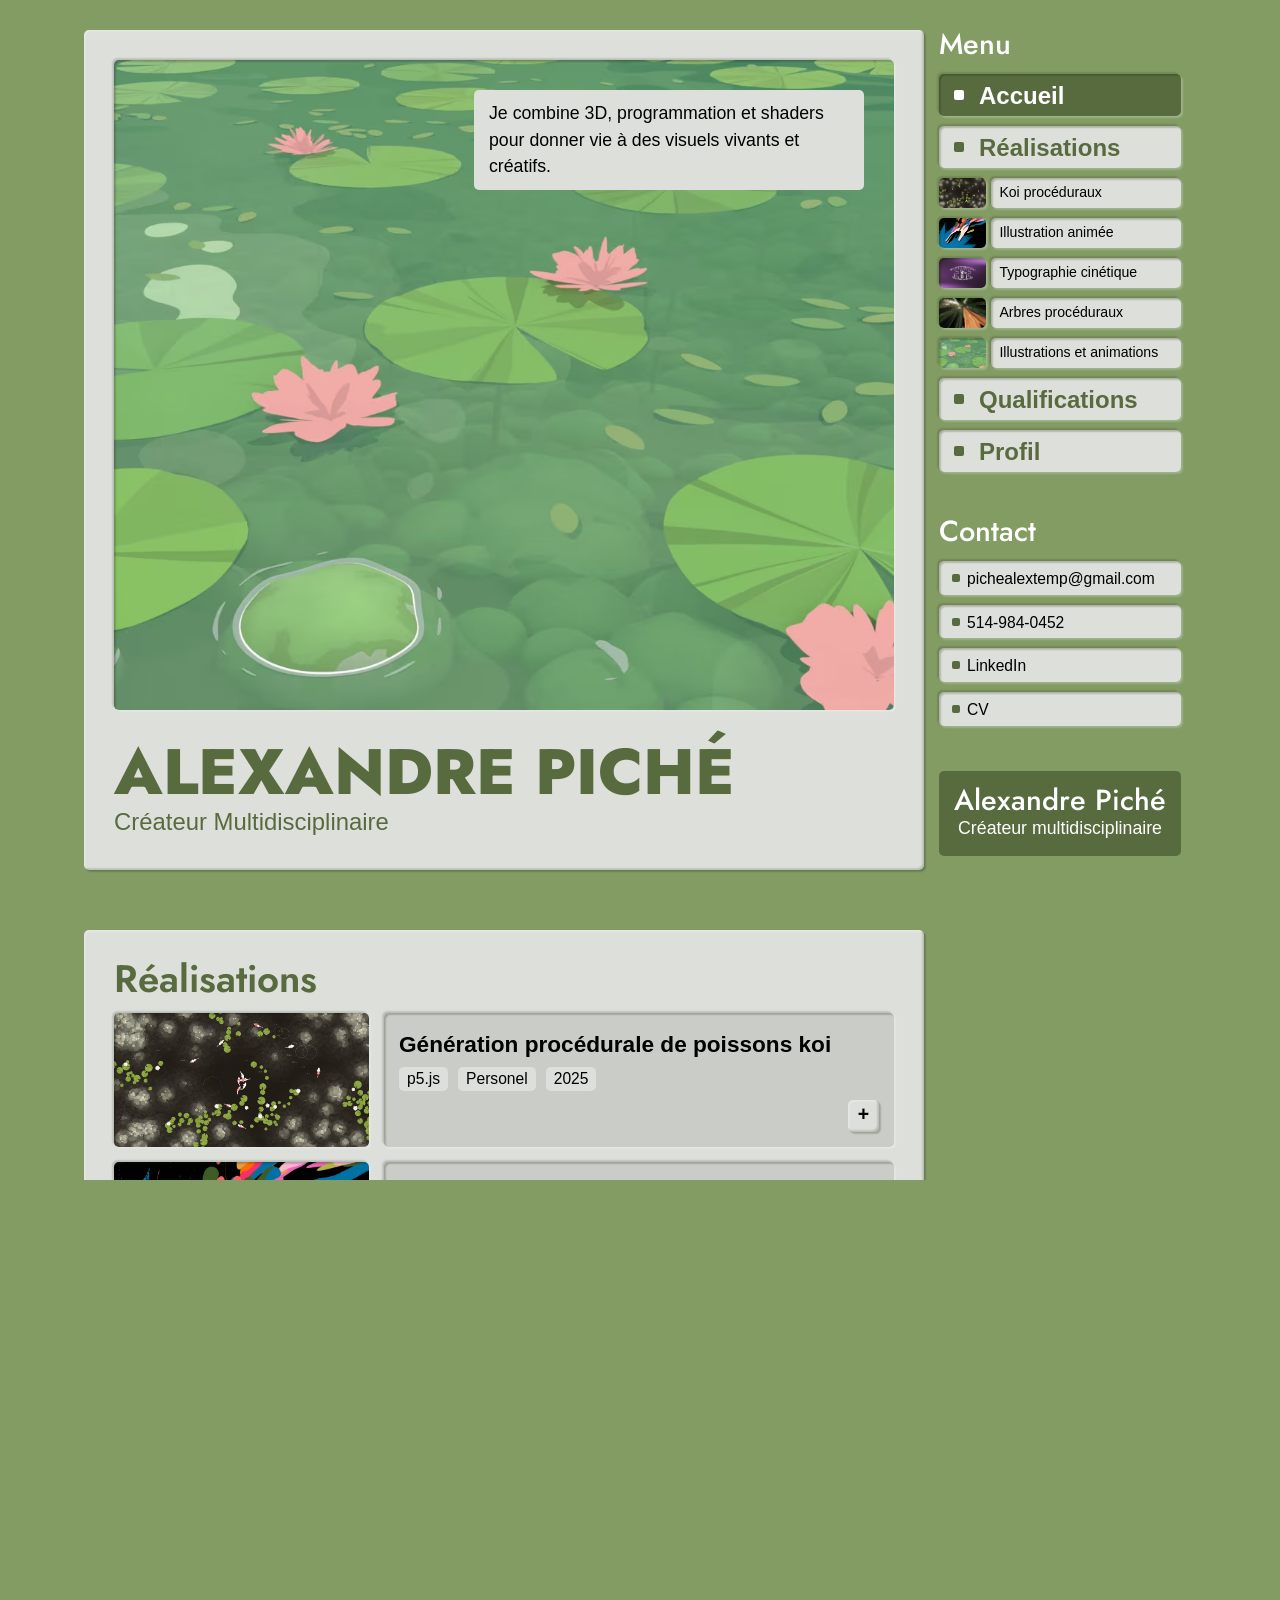
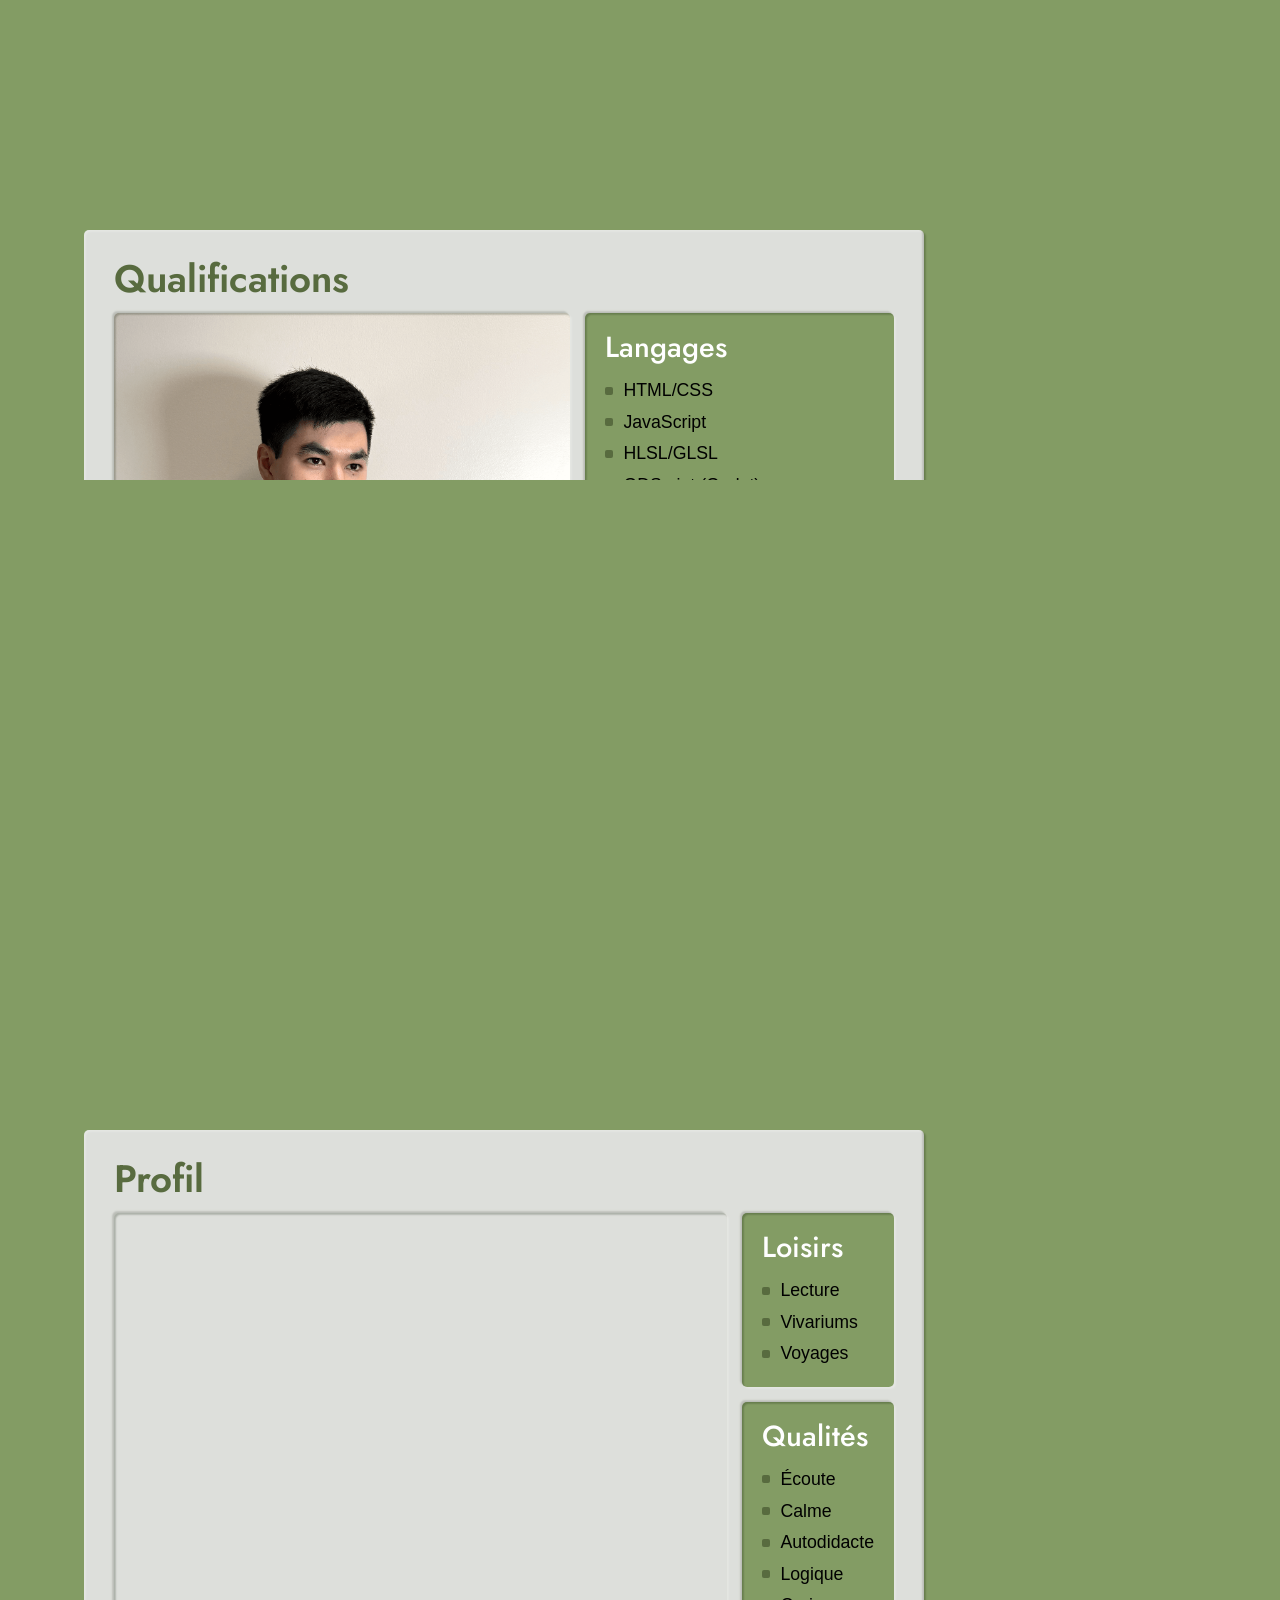
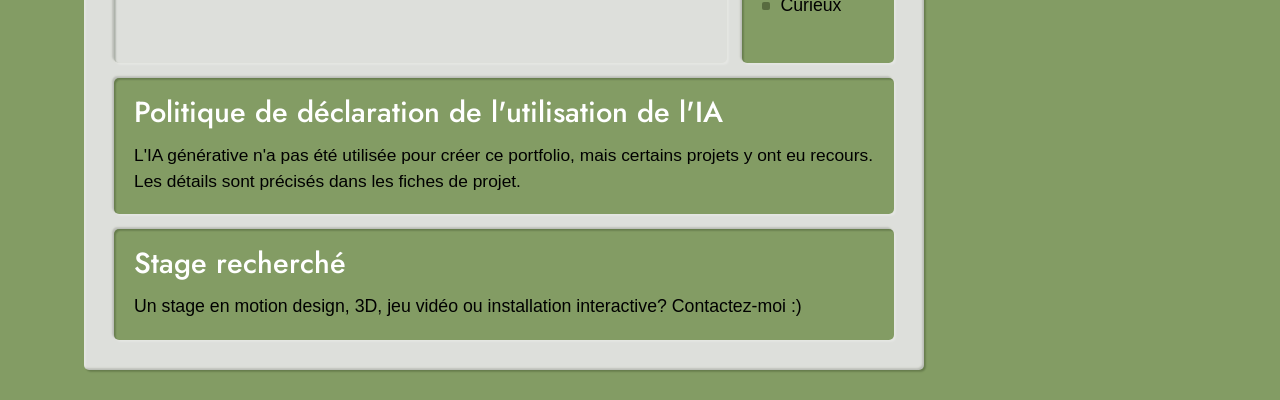
<file: index.html>
<!DOCTYPE html>
<html lang="fr">

<head>
    <meta charset="utf-8" />
    <meta name="viewport" content="width=device-width, initial-scale=1.0" />
    <title>Alexandre Piché | Portfolio</title>

    <link rel="stylesheet" href="styles/main.css" />
    <script src="scripts/main.js" defer></script>

</head>

<body>
    <div class="container">
        <header class="header">

            <div class="menu-toggle__container">
                <input type="checkbox" id="menu-toggle" name="menu-toggle" />
                <label for="menu-toggle"></label>
            </div>
            <div class="header__content">


                <nav class="nav__main">
                    <h3>Menu</h3>
                    <ul>
                        <li><a href="./index.html#home" class="button">Accueil</a></li>
                        <li><a href="./index.html#projects" class="button">Réalisations</a></li>
                        <li>
                            <ul class="nav__projects">
                                <li>
                                    <a href="./01_koi.html" title="Génération procédurale de poissons koi">
                                        <div class="img__container debossed"> <img src="./assets/images/koi.avif" alt="Koi"></div>
                                        <p class="debossed">Koi procéduraux</p>
                                    </a>
                                </li>
                                <li>
                                    <a href="./02_hand.html" title="Reproduction et animation d'une illustration">
                                        <div class="img__container debossed"> <img src="./assets/images/hand.avif" alt="Koi"></div>
                                        <p class="debossed">Illustration animée</p>
                                    </a>
                                </li>
                                <li>
                                    <a href="./03_typo.html" title="Typographie cinétique">
                                        <div class="img__container debossed"> <img src="./assets/images/kinetic_typography.avif" alt="Koi">
                                        </div>
                                        <p class="debossed">Typographie cinétique</p>
                                    </a>
                                </li>
                                <li>
                                    <a href="#" title="Génération procédurale d'arbres">
                                        <div class="img__container debossed"> <img src="./assets/images/forest.avif" alt="Koi"></div>
                                        <p class="debossed">Arbres procéduraux</p>
                                    </a>
                                </li>
                                <li>
                                    <a href="#" title="Collection d'illustrations et animations">
                                        <div class="img__container debossed"> <img src="./assets/images/lilypads.avif" alt="Koi"></div>
                                        <p class="debossed">Illustrations et animations</p>
                                    </a>
                                </li>
                            </ul>
                        </li>
                        <li><a href="./index.html#about" class="button">Qualifications</a></li>
                        <li><a href="./index.html#video" class="button">Profil</a></li>
                    </ul>
                </nav>

                <nav class="nav__links">
                    <h3>Contact</h3>
                    <ul>
                        <li><a class="button" href="mailto:pichealextemp@gmail.com">pichealextemp@gmail.com</a></li>
                        <li><a class="button" href="tel:+5149840452">514-984-0452</a></li>
                        <li><a class="button" href="https://www.linkedin.com/in/alexandre-pich%C3%A9-bb35a5306/" target="_blank">LinkedIn</a></li>
                        <li><a class="button" href="#">CV</a></li>
                    </ul>
                </nav>

                <div class="surface-sm">
                    <h3>Alexandre Piché</h3>
                    <!-- <p class="subtitle">Alexandre Piché</p> -->
                    <p>Créateur multidisciplinaire</p>
                </div>

            </div>

        </header>


        <div class="main">



            <section id="home" class="square surface flex-column embossed">

                <div class="img__container debossed">
                    <img src="./assets/images/lilypads.avif" alt="Hero">
                    <p class="surface">Je combine 3D, programmation et shaders pour donner vie à des visuels
                        vivants et créatifs.</p>
                </div>

                <div>
                    <h1>Alexandre Piché</h1>
                    <p class="subtitle">Créateur multidisciplinaire</p>
                </div>

            </section>

            <section id="projects" class="projects square flex-column surface embossed">
                <h2 class="">Réalisations</h2>

                <div class="flex-column grow">

                    <a href="./01_koi.html" class="project grow">
                        <div class="img__container debossed">
                            <img src="./assets/images/koi.avif" alt="">
                        </div>
                        <div class="subdivision flex-column debossed">
                            <p class="project_title">Génération procédurale de poissons koi</p>
                            <div class="tags">
                                <span class="">p5.js</span>
                                <span class="">Personel</span>
                                <span class="">2025</span>
                            </div>
                            <div class="visit embossed">+</div>
                        </div>
                    </a>

                    <a href="./02_hand.html" class="project grow">
                        <div class="img__container debossed">
                            <img src="./assets/images/hand.avif" alt="">
                        </div>
                        <div class="subdivision flex-column debossed">
                            <p class="project_title">Reproduction et animation d'une illustration</p>
                            <div class="tags">
                                <span class="">Blender</span>
                                <span class="">Personel</span>
                                <span class="">2026</span>
                            </div>
                            <div class="visit embossed">+</div>
                        </div>
                    </a>

                    <a href="./03_typo.html" class="project grow">
                        <div class="img__container debossed">
                            <img src="./assets/images/kinetic_typography.avif" alt="">
                        </div>
                        <div class="subdivision flex-column debossed">
                            <p class="project_title">Typographie cinétique</p>
                            <div class="tags">
                                <span class="">After Effects</span>
                                <span class="">Scolaire</span>
                                <span class="">2025</span>
                            </div>
                            <div class="visit embossed">+</div>
                        </div>
                    </a>

                    <a href="./project.html" class="project grow">
                        <div class="img__container debossed">
                            <img src="./assets/images/forest.avif" alt="">
                        </div>
                        <div class="subdivision flex-column debossed">
                            <p class="project_title">Génération procédurale d'arbres</p>
                            <div class="tags">
                                <span class="">Godot</span>
                                <span class="">Personel</span>
                                <span class="">2026</span>
                            </div>
                            <div class="visit embossed">+</div>
                        </div>
                    </a>

                    <a href="./project.html" class="project grow">
                        <div class="img__container debossed">
                            <img src="./assets/images/lilypads.avif" alt="">
                        </div>
                        <div class="subdivision flex-column debossed">
                            <p class="project_title">Collection d'illustrations et animations</p>
                            <div class="tags">
                                <span class="">Blender</span>
                                <span class="">Personel</span>
                                <span class="">2024 - 2026</span>
                            </div>
                            <div class="visit embossed">+</div>
                        </div>
                    </a>
                </div>

            </section>

            <section id="about" class="about square flex-column surface embossed">
                <h2>Qualifications</h2>
                <div class="flex-column grow">

                    <div class="flex-row grow sm-column">

                        <div class="img__container grow debossed">
                            <p class="legend">Photo par Alexandre Donato © 2026</p>
                            <img src="./assets/images/portrait.png" alt="Portrait">
                        </div>


                        <div class="flex-column">

                            <div class="subdivision debossed">
                                <h3>Langages</h3>
                                <ul>
                                    <li>HTML/CSS</li>
                                    <li>JavaScript</li>
                                    <li>HLSL/GLSL</li>
                                    <li>GDScript (Godot)</li>
                                </ul>
                            </div>

                            <div class="subdivision grow debossed">
                                <h3>Compétences</h3>
                                <ul>
                                    <li>Programmation nodale</li>
                                    <li>Création de systèmes et d'outils</li>
                                    <li>Animation procédurale</li>
                                    <li>Textures procédurales</li>
                                    <li>Matériaux 3D</li>
                                </ul>
                            </div>

                        </div>


                    </div>

                    <div class="software__container">
                        <div class="" title="After Effects"><img src="./assets/images/logos/logo_ae.png" alt="After Effects"></div>
                        <div class="" title="Photoshop"><img src="./assets/images/logos/logo_ps.png" alt="Photoshop"></div>
                        <div class="" title="Substance 3D Designer"><img src="./assets/images/logos/logo_ds.png" alt="Substance 3D Designer"></div>
                        <div class="" title="DaVinci Resolve"><img src="./assets/images/logos/logo_dv.png" alt="DaVinci Resolve">
                        </div>
                        <div class="" title="Blender"><img src="./assets/images/logos/logo_blender.png" alt="Blender"></div>
                        <div class="" title="Touch Designer"><img src="./assets/images/logos/logo_td.png" alt="Touch Designer">
                        </div>
                        <div class="" title="Godot"><img src="./assets/images/logos/logo_godot.png" alt="Godot"></div>
                        <div class="" title="Figma"><img src="./assets/images/logos/logo_figma.png" alt="Figma"></div>
                    </div>
                </div>
            </section>

            <section id="video" class="square flex-column surface embossed">
                <h2>Profil</h2>
                <div class="flex-column grow">
                    <div class="flex-row grow sm-column">

                        <div class="img__container js-video debossed">
                            <iframe class="video grow" src="https://www.youtube-nocookie.com/embed/Py7AD48N3qk?si=Sm5lFl3nSD2eEf4P&amp;controls=0" title="YouTube video player" frameborder="0" allow="accelerometer; autoplay; clipboard-write; encrypted-media; gyroscope; picture-in-picture; web-share" referrerpolicy="strict-origin-when-cross-origin" allowfullscreen></iframe>
                        </div>


                        <div class="flex-column  sm-row">
                            <div class="subdivision debossed">
                                <h3>Loisirs</h3>
                                <ul>
                                    <li>Lecture</li>
                                    <li>Vivariums</li>
                                    <li>Voyages</li>
                                </ul>
                            </div>

                            <div class="subdivision grow debossed">
                                <h3>Qualités</h3>
                                <ul>
                                    <li>Écoute</li>
                                    <li>Calme</li>
                                    <li>Autodidacte</li>
                                    <li>Logique</li>
                                    <li>Curieux</li>
                                </ul>
                            </div>
                        </div>

                    </div>

                    <div class="flex-row">

                        <div class="subdivision debossed">
                            <h3>Politique de déclaration de l'utilisation de l'IA</h3>
                            <p class="small">L'IA générative n'a pas été utilisée pour créer ce portfolio, mais certains projets y
                                ont eu recours. Les détails sont précisés dans les fiches de
                                projet.
                            </p>
                        </div>

                    </div>

                    <div class="subdivision debossed">
                        <h3>Stage recherché</h3>
                        <p>Un stage en motion design, 3D, jeu vidéo ou installation interactive? Contactez-moi :)</p>
                    </div>


                </div>
            </section>



        </div>
    </div>
</body>

</html>
</file>
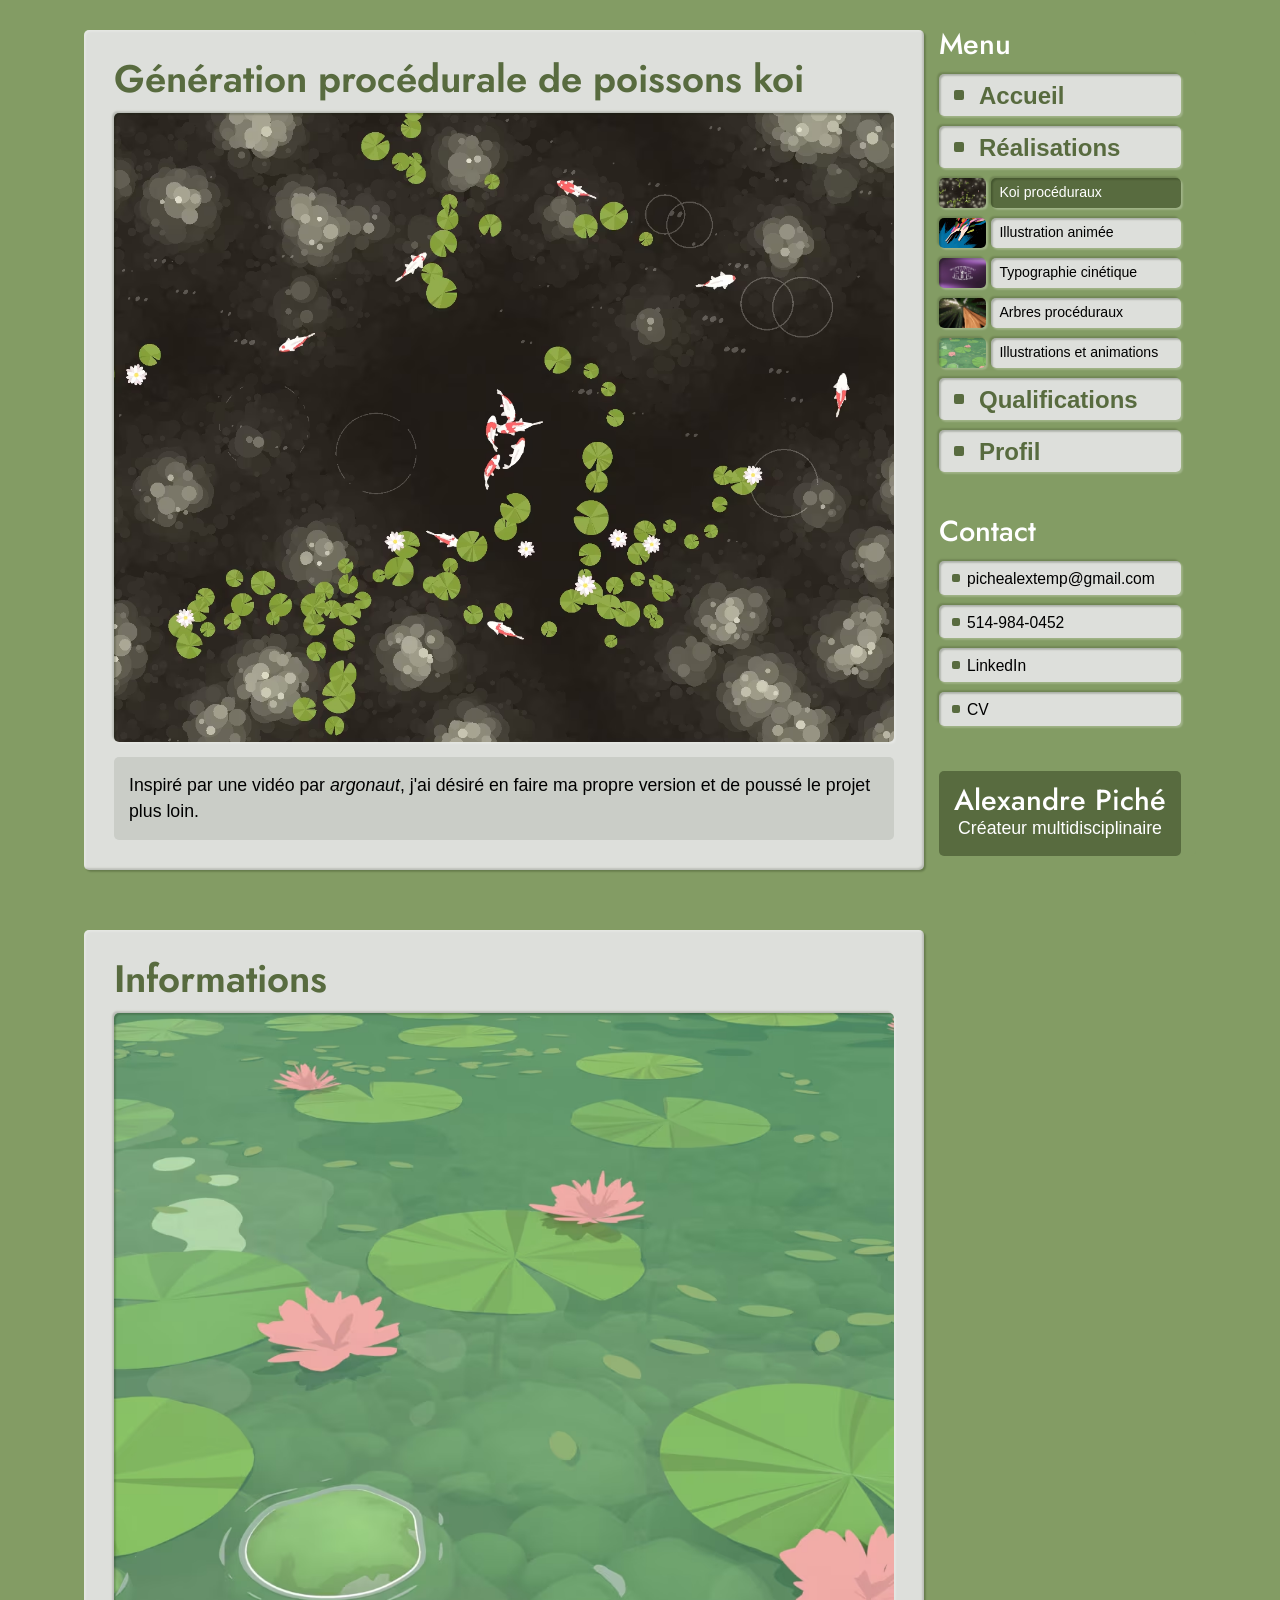
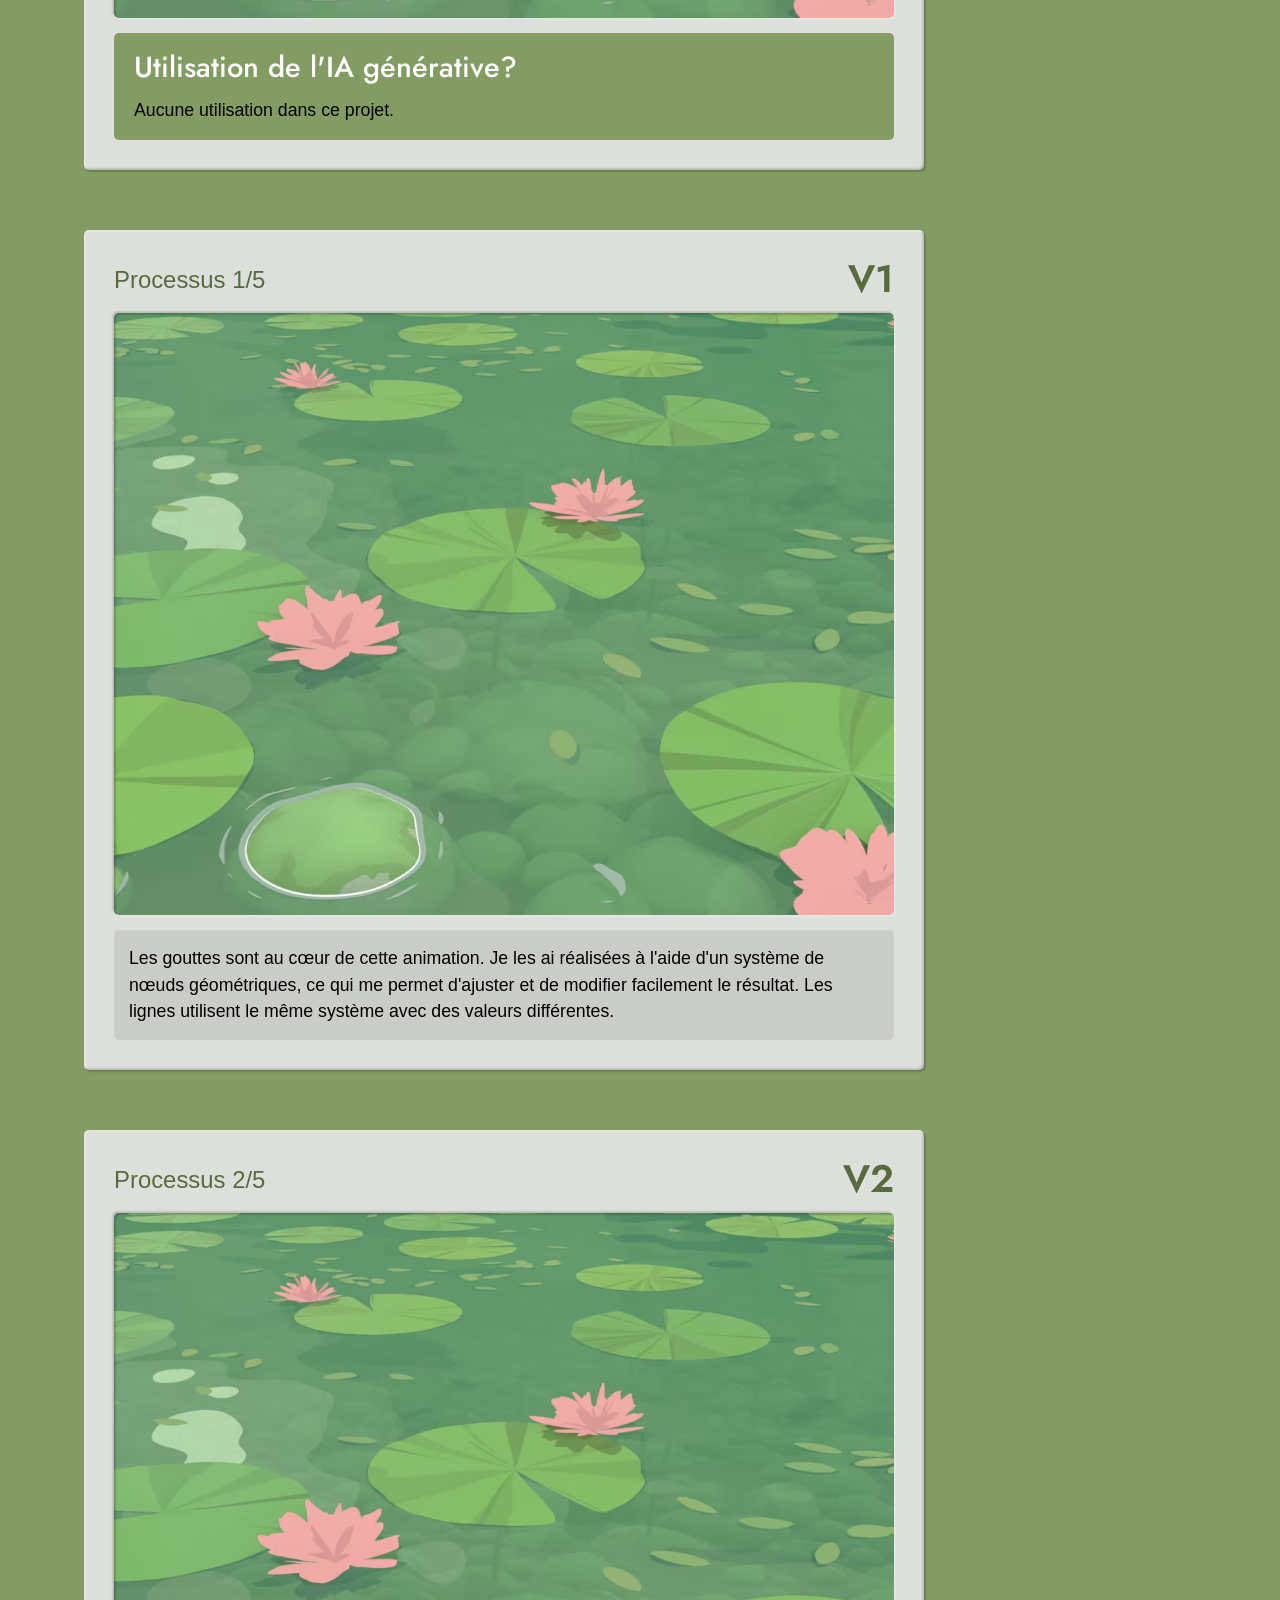
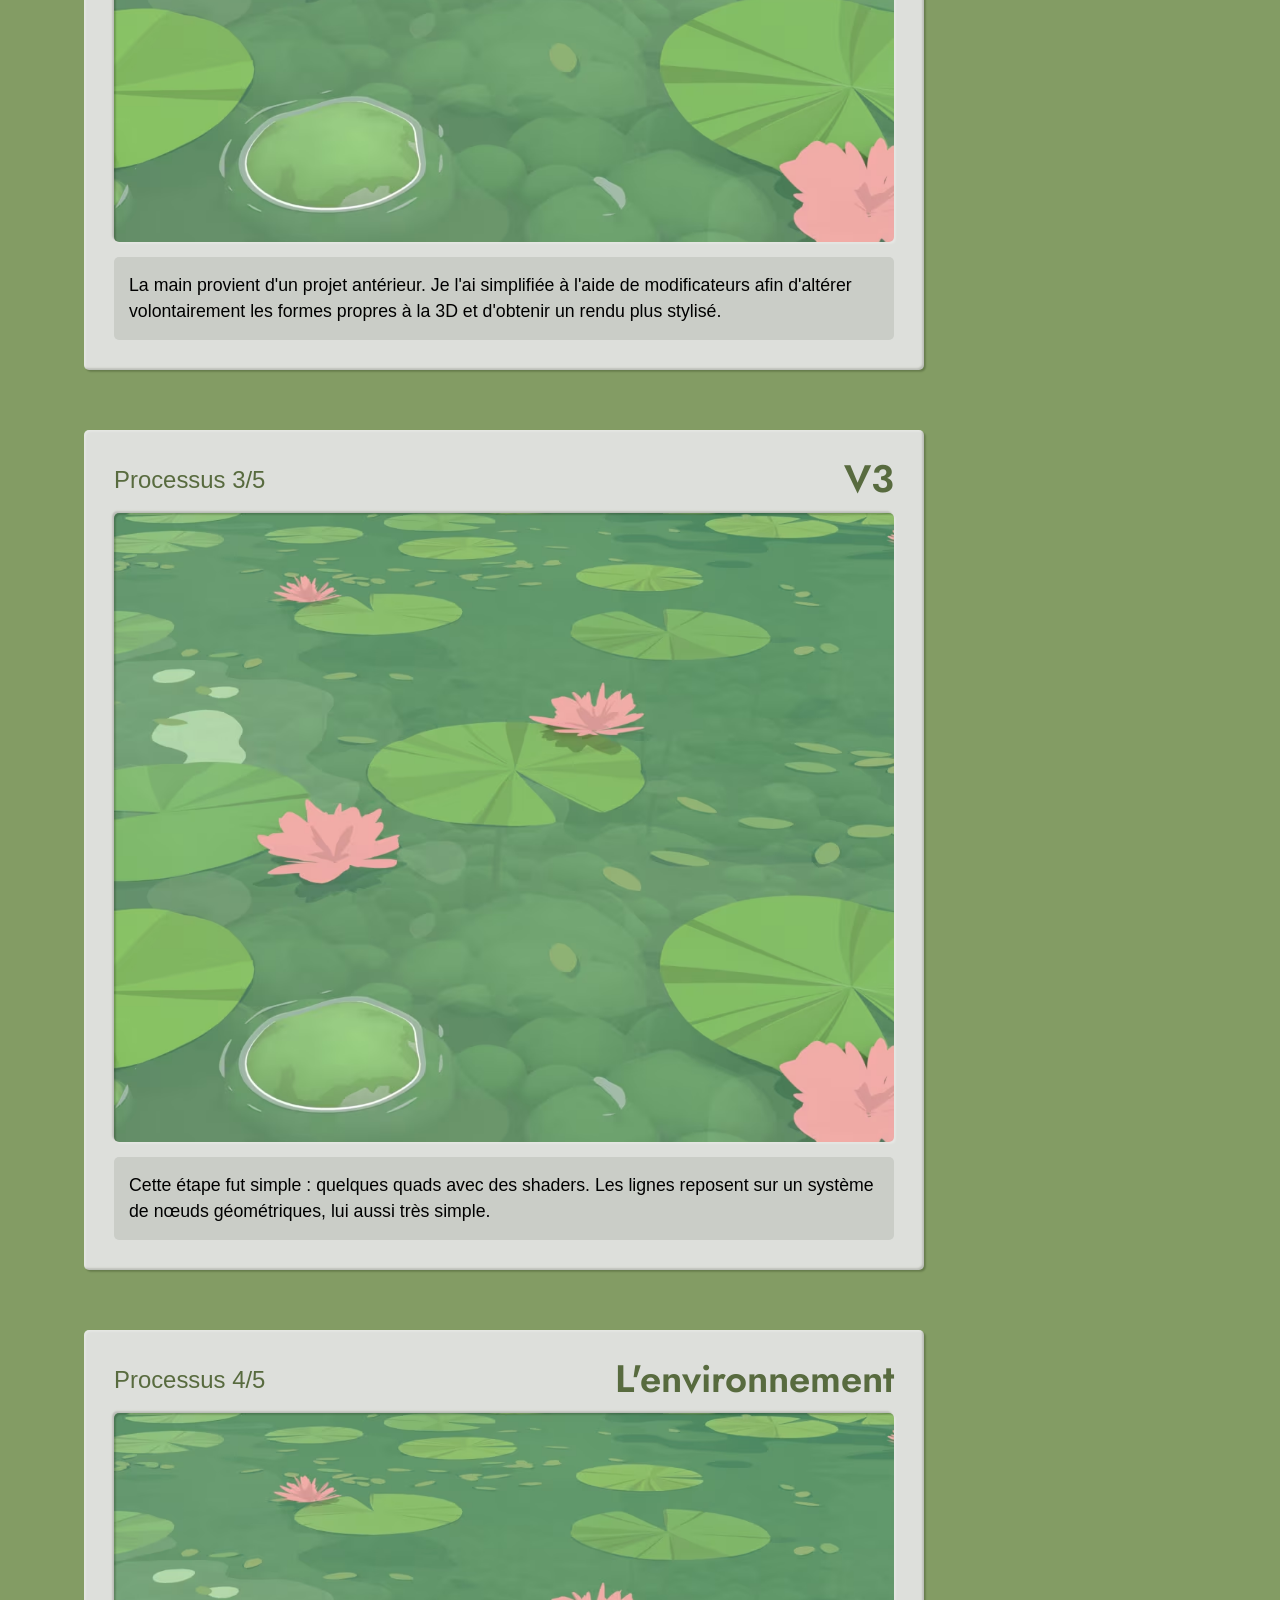
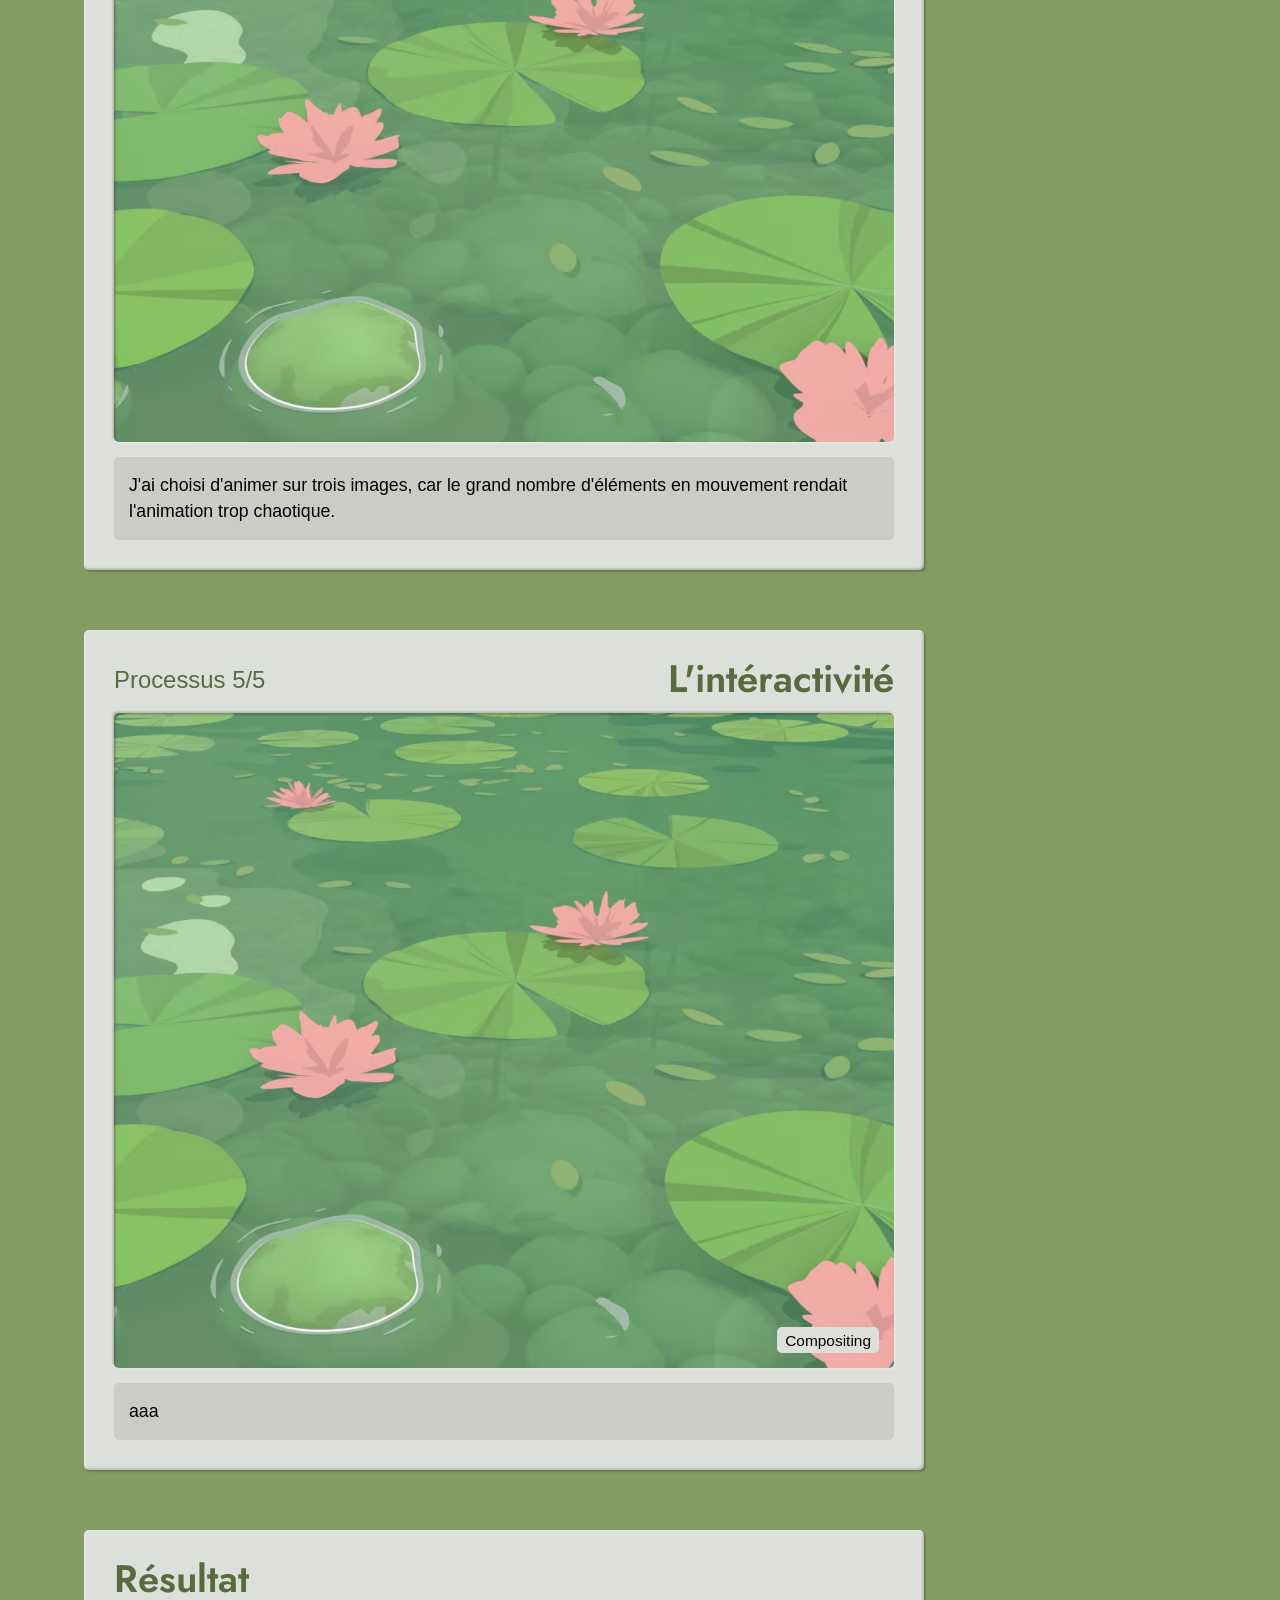
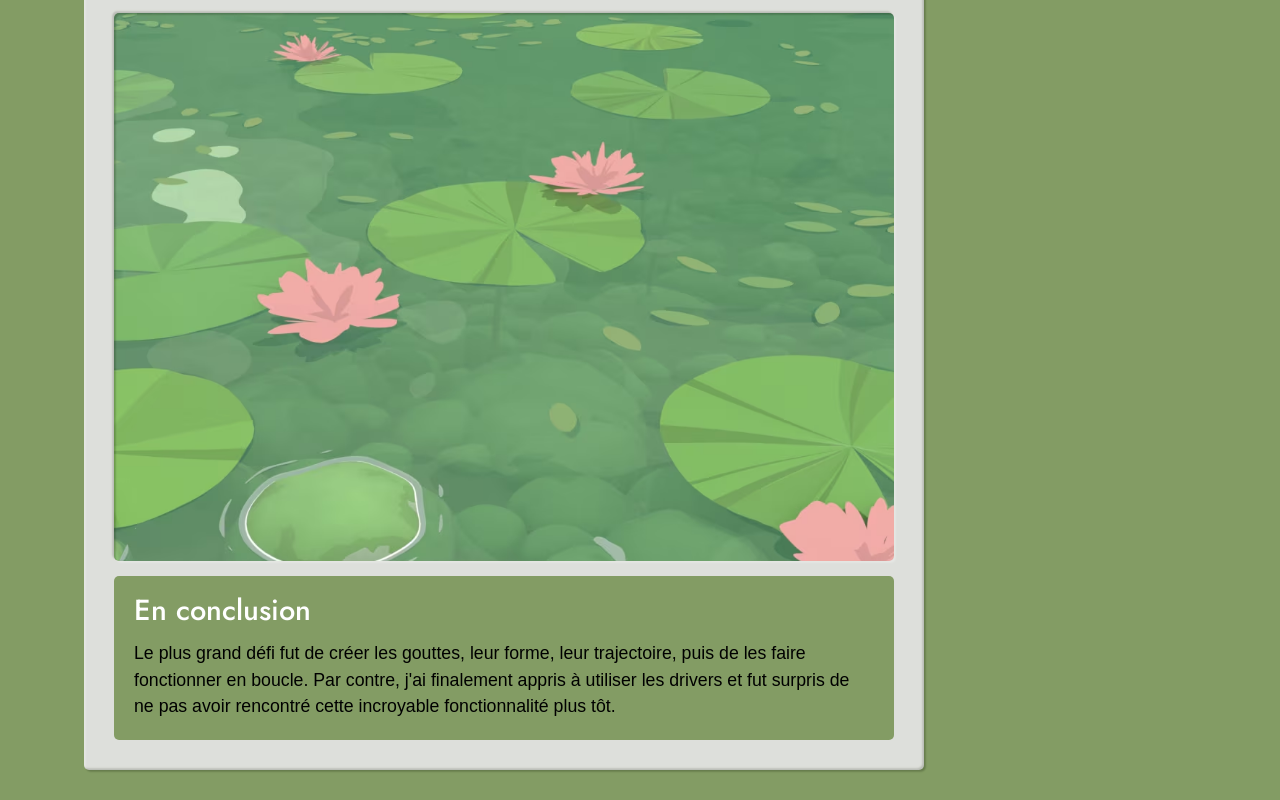
<file: 01_koi.html>
<!DOCTYPE html>
<html lang="fr">

<head>
    <meta charset="utf-8" />
    <meta name="viewport" content="width=device-width, initial-scale=1.0" />
    <title>Alexandre Piché | Portfolio</title>

    <link rel="stylesheet" href="styles/main.css" />
    <script src="scripts/main.js" defer></script>

</head>

<body>
    <div class="container">
        <header class="header">

            <div class="menu-toggle__container">
                <input type="checkbox" id="menu-toggle" name="menu-toggle" />
                <label for="menu-toggle"></label>
            </div>
            <div class="header__content">


                <nav class="nav__main">
                    <h3>Menu</h3>
                    <ul>
                        <li><a href="./index.html#home" class="button">Accueil</a></li>
                        <li><a href="./index.html#projects" class="button">Réalisations</a></li>
                        <li>
                            <ul class="nav__projects">
                                <li>
                                    <a href="./01_koi.html" title="Génération procédurale de poissons koi">
                                        <div class="img__container debossed"> <img src="./assets/images/koi.avif" alt="Koi"></div>
                                        <p class="debossed">Koi procéduraux</p>
                                    </a>
                                </li>
                                <li>
                                    <a href="./02_hand.html" title="Reproduction et animation d'une illustration">
                                        <div class="img__container debossed"> <img src="./assets/images/hand.avif" alt="Koi"></div>
                                        <p class="debossed">Illustration animée</p>
                                    </a>
                                </li>
                                <li>
                                    <a href="./03_typo.html" title="Typographie cinétique">
                                        <div class="img__container debossed"> <img src="./assets/images/kinetic_typography.avif" alt="Koi">
                                        </div>
                                        <p class="debossed">Typographie cinétique</p>
                                    </a>
                                </li>
                                <li>
                                    <a href="#" title="Génération procédurale d'arbres">
                                        <div class="img__container debossed"> <img src="./assets/images/forest.avif" alt="Koi"></div>
                                        <p class="debossed">Arbres procéduraux</p>
                                    </a>
                                </li>
                                <li>
                                    <a href="#" title="Collection d'illustrations et animations">
                                        <div class="img__container debossed"> <img src="./assets/images/lilypads.avif" alt="Koi"></div>
                                        <p class="debossed">Illustrations et animations</p>
                                    </a>
                                </li>
                            </ul>
                        </li>
                        <li><a href="./index.html#about" class="button">Qualifications</a></li>
                        <li><a href="./index.html#video" class="button">Profil</a></li>
                    </ul>
                </nav>

                <nav class="nav__links">
                    <h3>Contact</h3>
                    <ul>
                        <li><a class="button" href="mailto:pichealextemp@gmail.com">pichealextemp@gmail.com</a></li>
                        <li><a class="button" href="tel:+5149840452">514-984-0452</a></li>
                        <li><a class="button" href="https://www.linkedin.com/in/alexandre-pich%C3%A9-bb35a5306/" target="_blank">LinkedIn</a></li>
                        <li><a class="button" href="#">CV</a></li>
                    </ul>
                </nav>

                <div class="surface-sm">
                    <h3>Alexandre Piché</h3>
                    <!-- <p class="subtitle">Alexandre Piché</p> -->
                    <p>Créateur multidisciplinaire</p>
                </div>

            </div>

        </header>


        <div class="main">



            <section class="square surface embossed flex-column">

                <h2>Génération procédurale de poissons koi</h2>
                <div class="img__container debossed">
                    <img src="./assets/images/koi.avif" alt="Hero">
                </div>

                <div class="surface-sm">
                    <p>Inspiré par une vidéo par <em>argonaut</em>, j'ai désiré en faire ma propre version et de poussé le projet
                        plus loin.</p>
                </div>

            </section>

            <section class="square surface embossed flex-column">

                <h2>Informations</h2>
                <div class="img__container debossed">
                    <img src="./assets/images/lilypads.avif" alt="Hero">
                </div>

                <div class="subdivision">
                    <h3>Utilisation de l'IA générative?</h3>
                    <p>Aucune utilisation dans ce projet.</p>
                </div>

            </section>

            <section class="square surface embossed flex-column">

                <div class="flex-row flex-space-between">
                    <p class="subtitle">Processus 1/5</p>
                    <h2>V1</h2>
                </div>
                <div class="img__container debossed grow">
                    <img src="./assets/images/lilypads.avif" alt="Hero">
                </div>

                <div class="surface-sm">
                    <p>Les gouttes sont au cœur de cette animation. Je les ai réalisées à l'aide d'un système de nœuds géométriques,
                        ce qui me permet d'ajuster et de modifier facilement le résultat. Les lignes utilisent le même système avec
                        des valeurs différentes.</p>
                </div>

            </section>

            <section class="square surface embossed flex-column">

                <div class="flex-row flex-space-between">
                    <p class="subtitle">Processus 2/5</p>
                    <h2>V2</h2>
                </div>
                <div class="img__container debossed grow">
                    <img src="./assets/images/lilypads.avif" alt="Hero">
                </div>

                <div class="surface-sm">
                    <p>La main provient d'un projet antérieur. Je l'ai simplifiée à l'aide de modificateurs afin d'altérer
                        volontairement les formes propres à la 3D et d'obtenir un rendu plus stylisé.</p>
                </div>

            </section>


            <section class="square surface embossed flex-column">

                <div class="flex-row flex-space-between">
                    <p class="subtitle">Processus 3/5</p>
                    <h2>V3</h2>
                </div>
                <div class="img__container debossed grow">
                    <img src="./assets/images/lilypads.avif" alt="Hero">
                </div>

                <div class="surface-sm">
                    <p>Cette étape fut simple : quelques quads avec des shaders. Les lignes reposent sur un système de nœuds
                        géométriques, lui aussi très simple.</p>
                </div>

            </section>

            <section class="square surface embossed flex-column">

                <div class="flex-row flex-space-between">
                    <p class="subtitle">Processus 4/5</p>
                    <h2>L'environnement</h2>
                </div>
                <div class="img__container debossed grow">
                    <img src="./assets/images/lilypads.avif" alt="Hero">
                </div>

                <div class="surface-sm">
                    <p>J'ai choisi d'animer sur trois images, car le grand nombre d'éléments en mouvement rendait l'animation trop
                        chaotique.</p>
                </div>

            </section>


            <section class="square surface embossed flex-column">

                <div class="flex-row flex-space-between">
                    <p class="subtitle">Processus 5/5</p>
                    <h2>L'intéractivité</h2>
                </div>
                <div class="img__container debossed grow">
                    <img src="./assets/images/lilypads.avif" alt="Hero">
                    <p class="legend">Compositing</p>
                </div>

                <div class="surface-sm">
                    <p>aaa</p>
                </div>

            </section>

            <section class="square surface embossed flex-column">

                <h2>Résultat</h2>

                <div class="img__container debossed grow">
                    <img src="./assets/images/lilypads.avif" alt="Hero">
                </div>

                <div class="subdivision">
                    <h3>En conclusion</h3>
                    <p>Le plus grand défi fut de créer les gouttes, leur forme, leur trajectoire, puis de les faire fonctionner en
                        boucle. Par contre, j'ai finalement appris à utiliser les drivers et fut surpris de ne pas avoir rencontré
                        cette incroyable fonctionnalité plus tôt.</p>
                </div>

            </section>

        </div>
    </div>
</body>

</html>
</file>
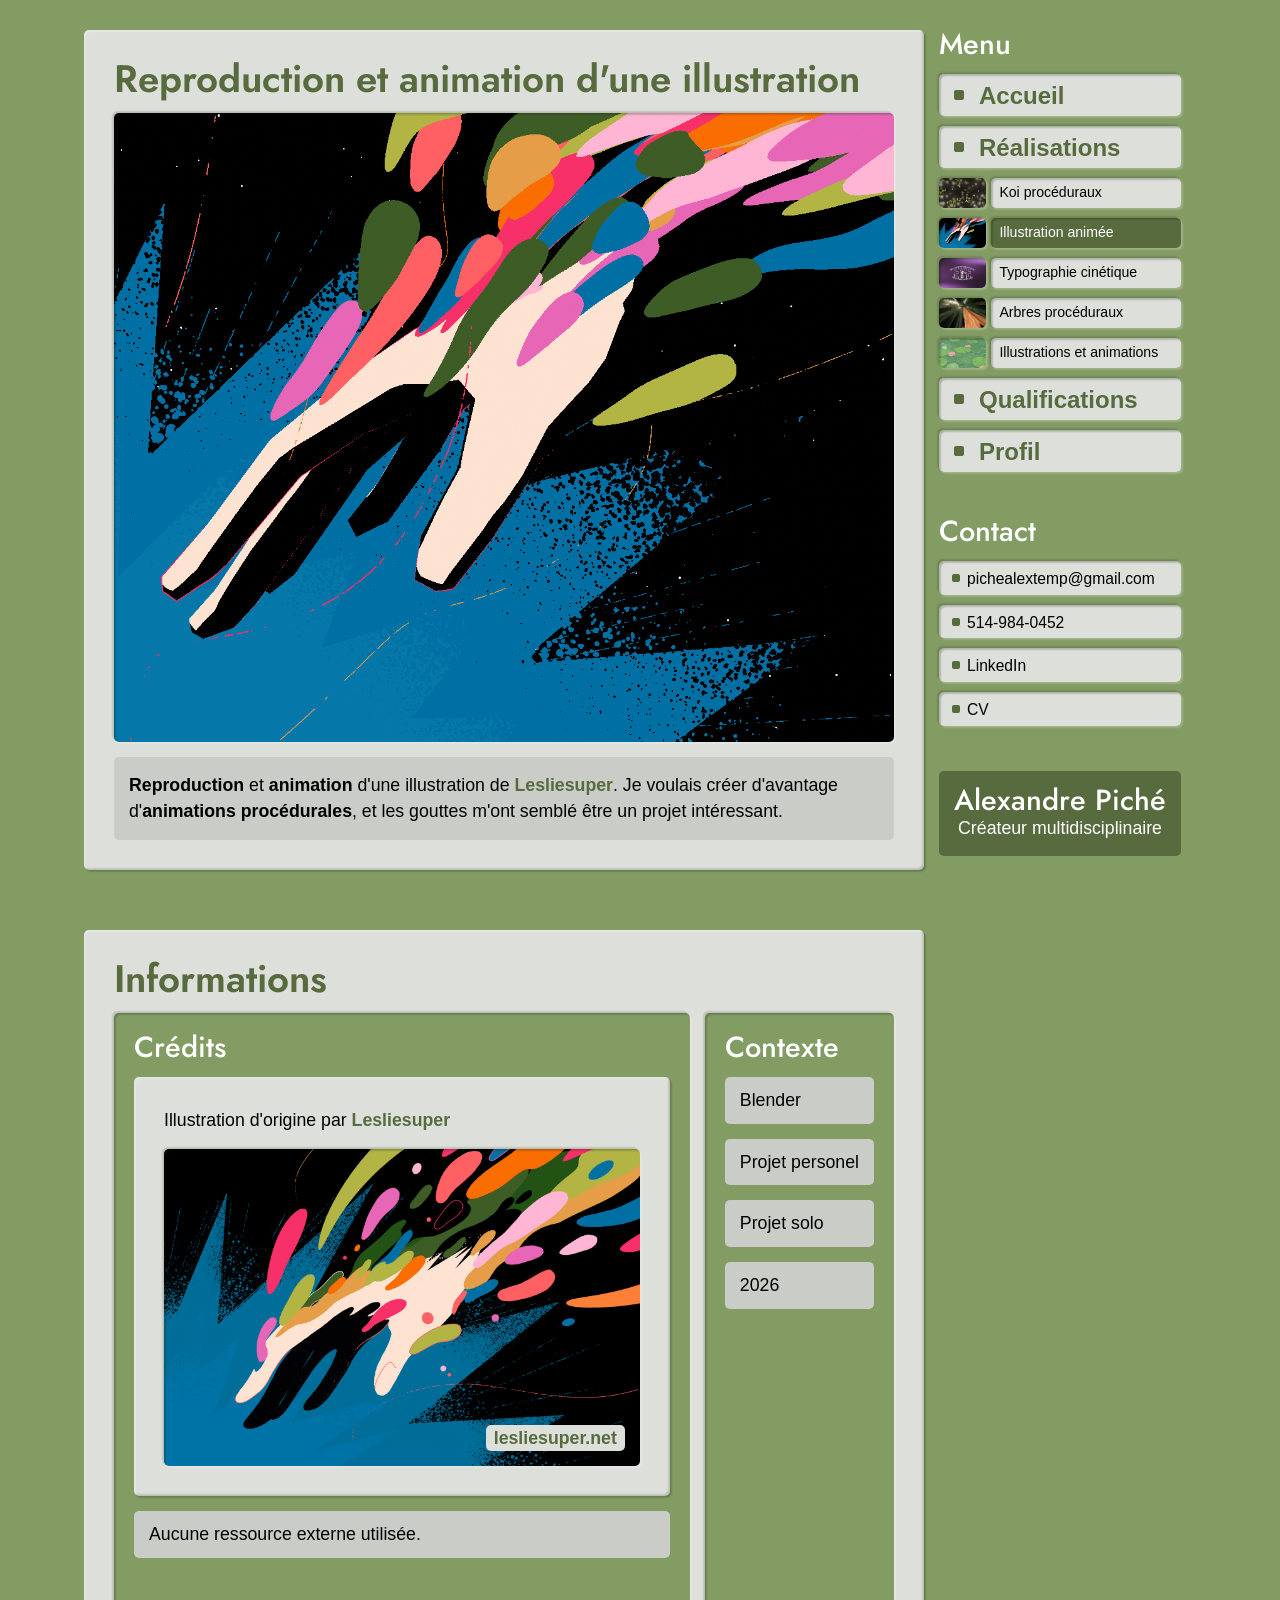
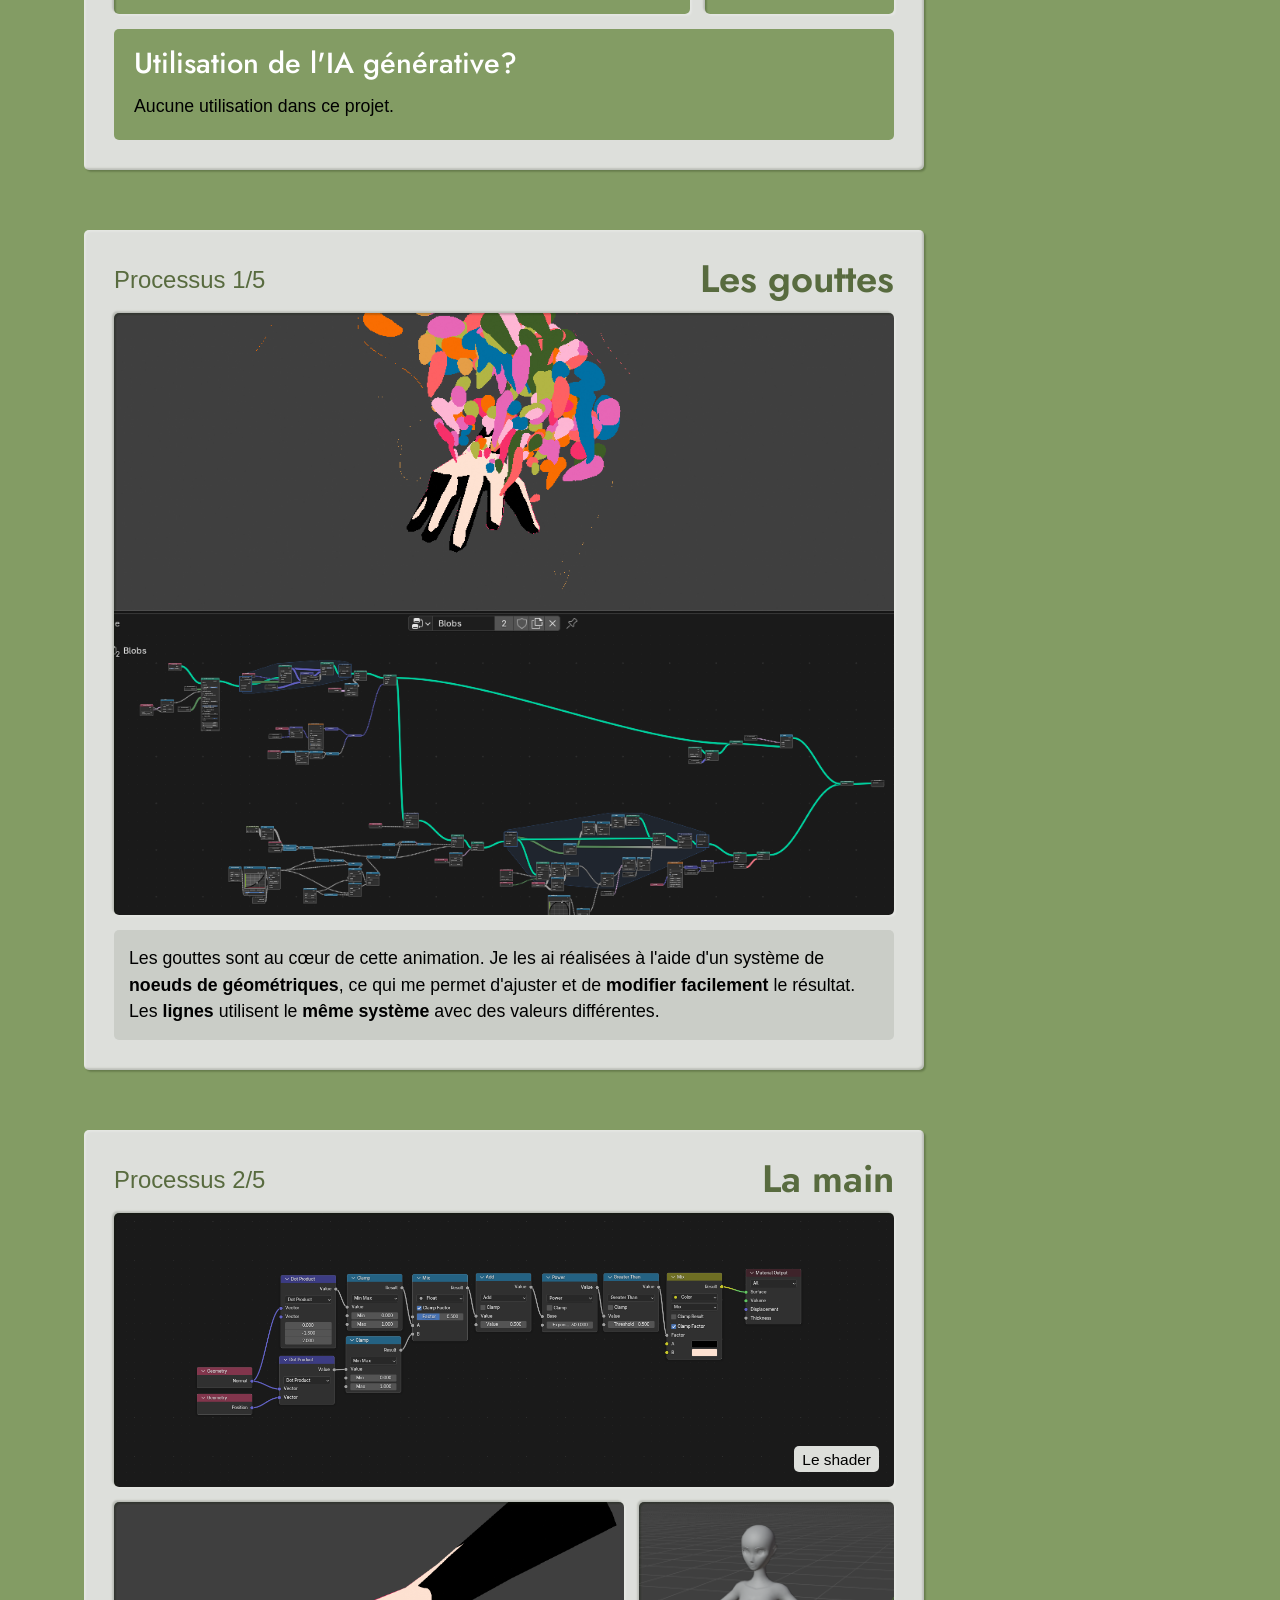
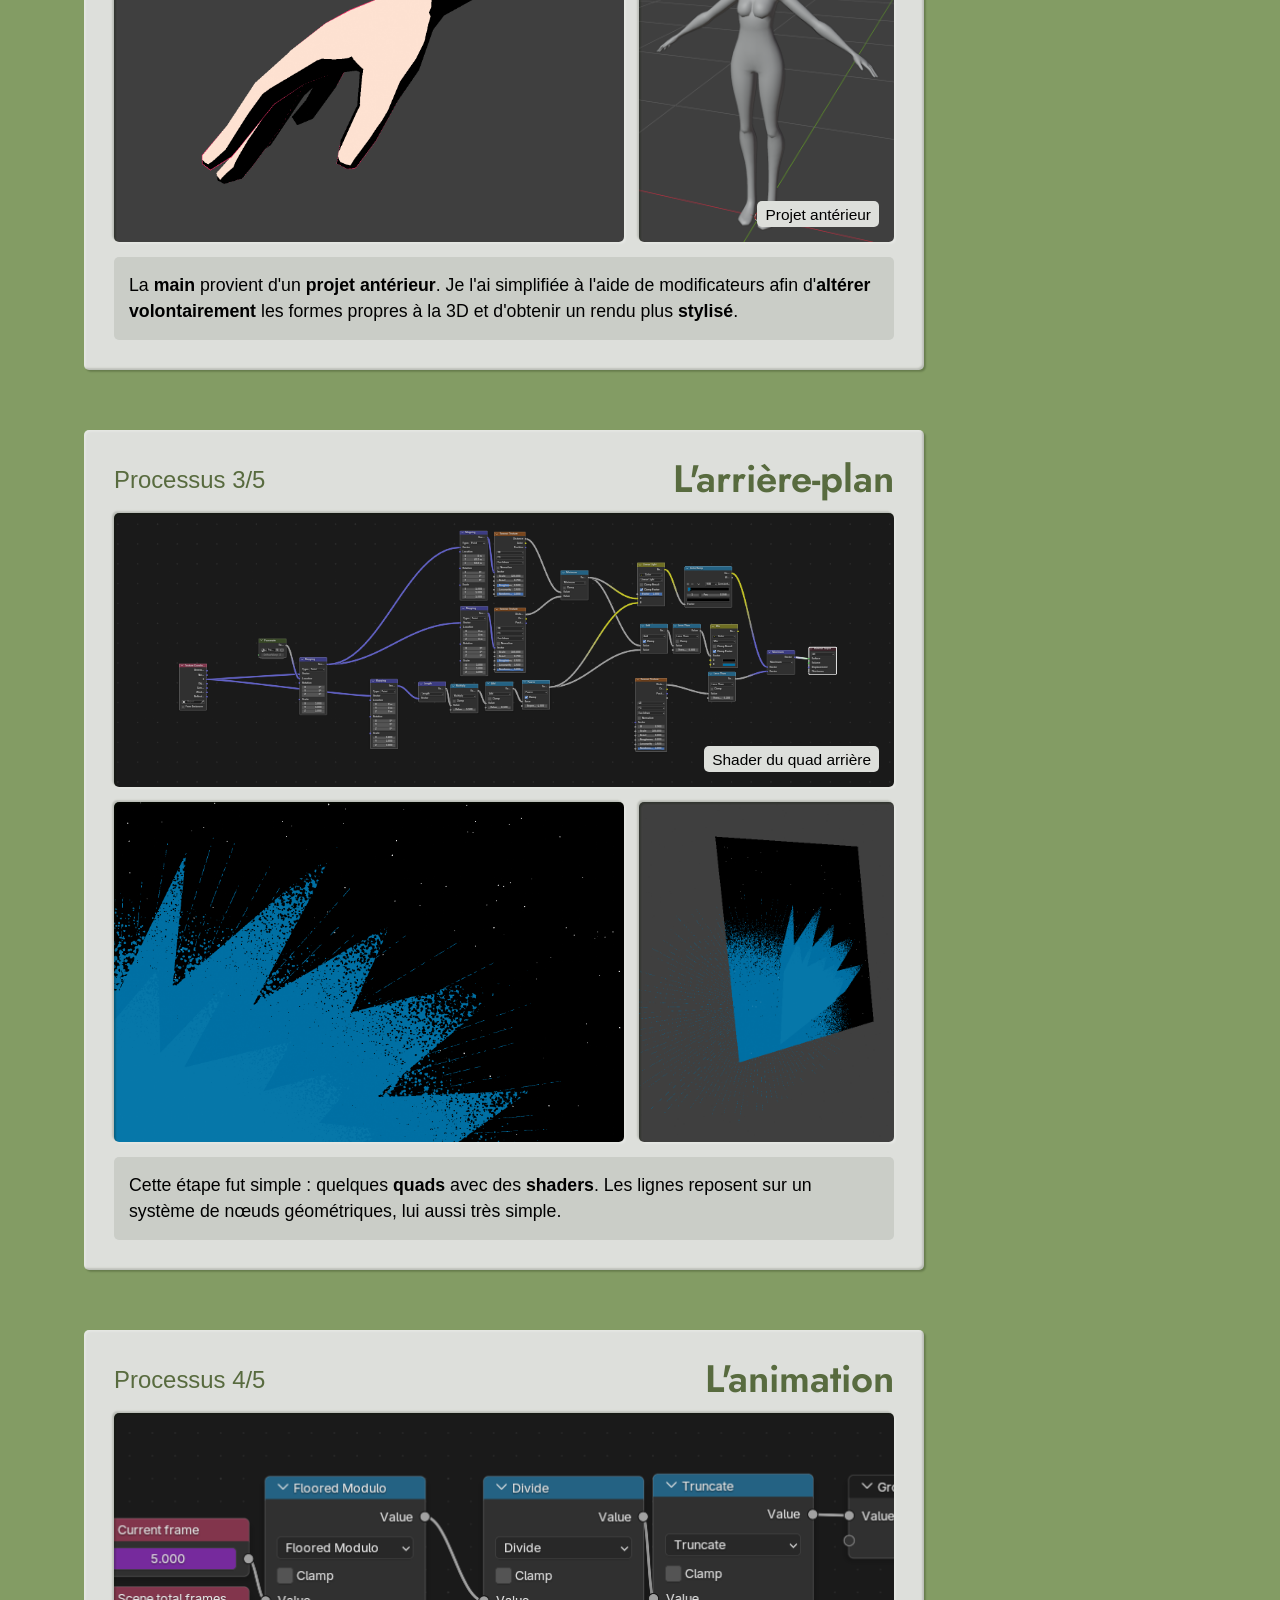
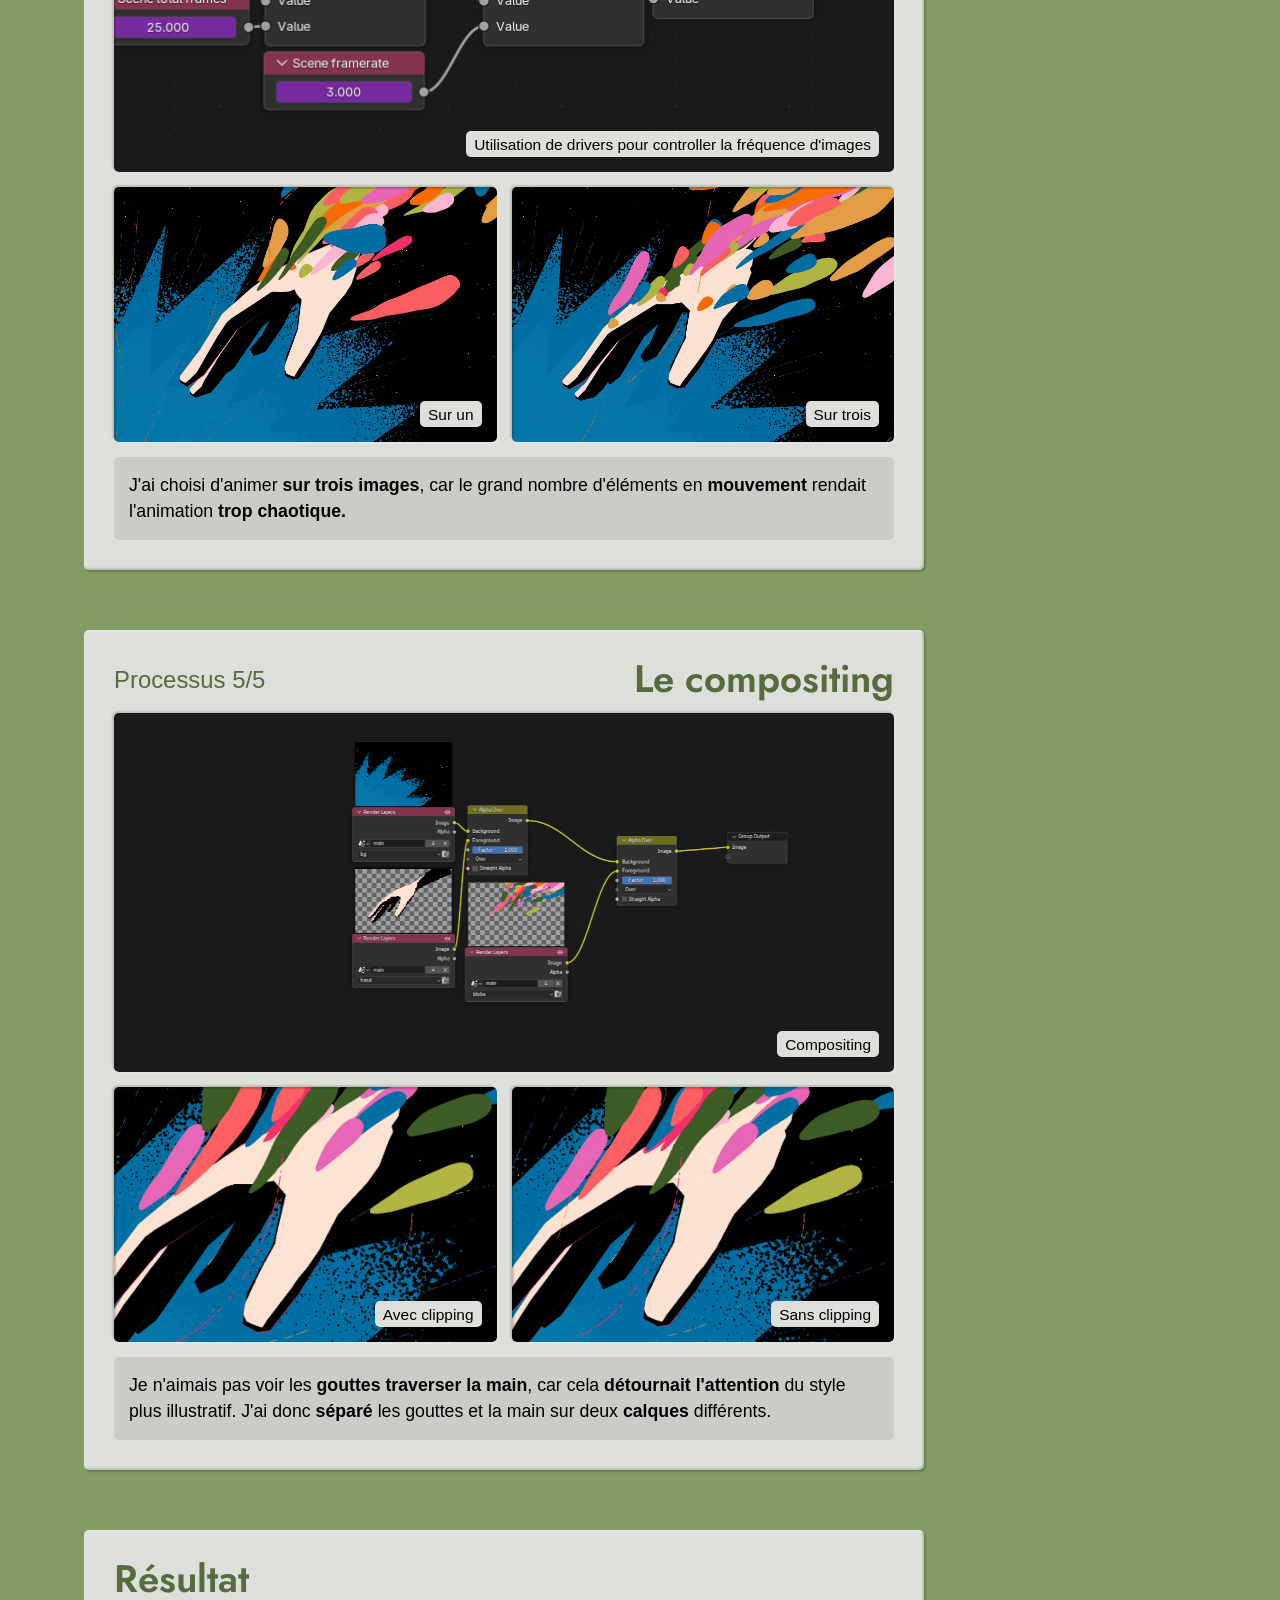
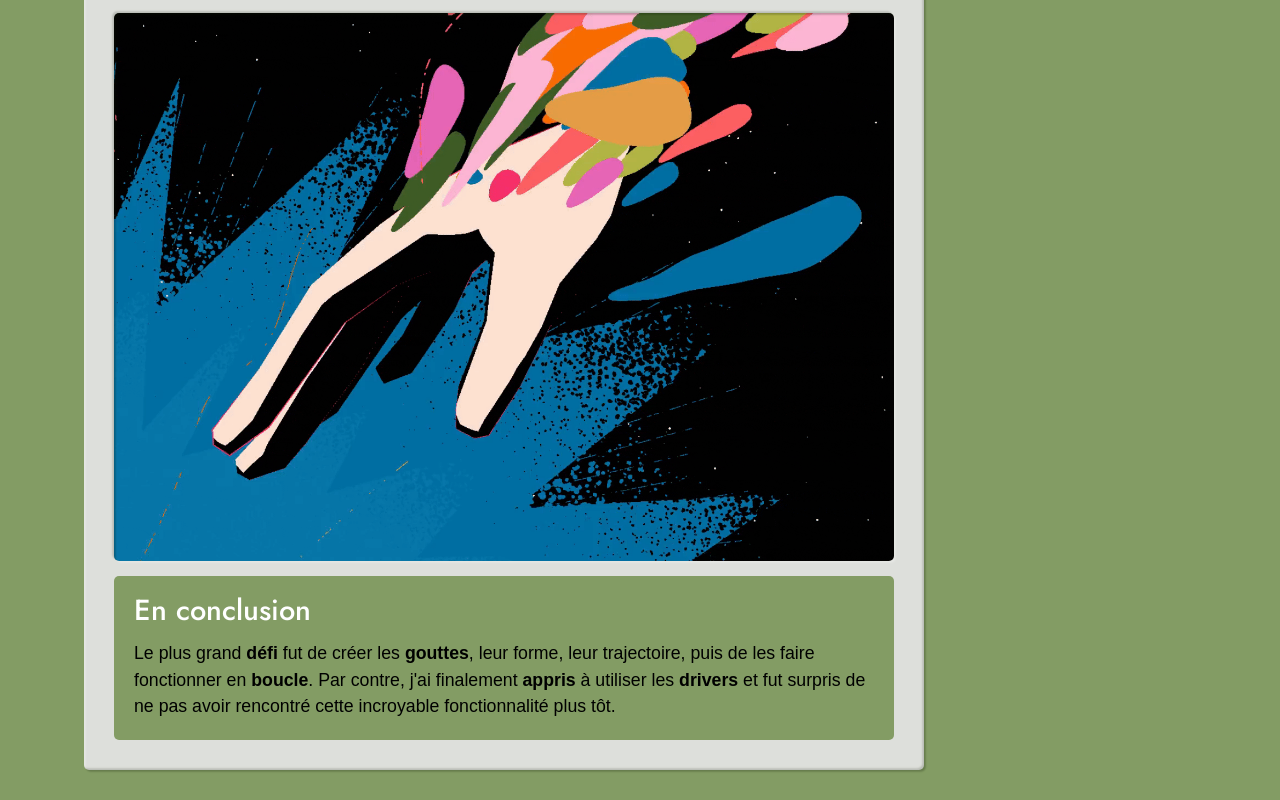
<file: 02_hand.html>
<!DOCTYPE html>
<html lang="fr">

<head>
    <meta charset="utf-8" />
    <meta name="viewport" content="width=device-width, initial-scale=1.0" />
    <title>Alexandre Piché | Portfolio</title>

    <link rel="stylesheet" href="styles/main.css" />
    <script src="scripts/main.js" defer></script>

</head>

<body>
    <div class="container">
        <header class="header">

            <div class="menu-toggle__container">
                <input type="checkbox" id="menu-toggle" name="menu-toggle" />
                <label for="menu-toggle"></label>
            </div>
            <div class="header__content">


                <nav class="nav__main">
                    <h3>Menu</h3>
                    <ul>
                        <li><a href="./index.html#home" class="button">Accueil</a></li>
                        <li><a href="./index.html#projects" class="button">Réalisations</a></li>
                        <li>
                            <ul class="nav__projects">
                                <li>
                                    <a href="./01_koi.html" title="Génération procédurale de poissons koi">
                                        <div class="img__container debossed"> <img src="./assets/images/koi.avif" alt="Koi"></div>
                                        <p class="debossed">Koi procéduraux</p>
                                    </a>
                                </li>
                                <li>
                                    <a href="./02_hand.html" title="Reproduction et animation d'une illustration">
                                        <div class="img__container debossed"> <img src="./assets/images/hand.avif" alt="Koi"></div>
                                        <p class="debossed">Illustration animée</p>
                                    </a>
                                </li>
                                <li>
                                    <a href="./03_typo.html" title="Typographie cinétique">
                                        <div class="img__container debossed"> <img src="./assets/images/kinetic_typography.avif" alt="Koi">
                                        </div>
                                        <p class="debossed">Typographie cinétique</p>
                                    </a>
                                </li>
                                <li>
                                    <a href="#" title="Génération procédurale d'arbres">
                                        <div class="img__container debossed"> <img src="./assets/images/forest.avif" alt="Koi"></div>
                                        <p class="debossed">Arbres procéduraux</p>
                                    </a>
                                </li>
                                <li>
                                    <a href="#" title="Collection d'illustrations et animations">
                                        <div class="img__container debossed"> <img src="./assets/images/lilypads.avif" alt="Koi"></div>
                                        <p class="debossed">Illustrations et animations</p>
                                    </a>
                                </li>
                            </ul>
                        </li>
                        <li><a href="./index.html#about" class="button">Qualifications</a></li>
                        <li><a href="./index.html#video" class="button">Profil</a></li>
                    </ul>
                </nav>

                <nav class="nav__links">
                    <h3>Contact</h3>
                    <ul>
                        <li><a class="button" href="mailto:pichealextemp@gmail.com">pichealextemp@gmail.com</a></li>
                        <li><a class="button" href="tel:+5149840452">514-984-0452</a></li>
                        <li><a class="button" href="https://www.linkedin.com/in/alexandre-pich%C3%A9-bb35a5306/" target="_blank">LinkedIn</a></li>
                        <li><a class="button" href="#">CV</a></li>
                    </ul>
                </nav>

                <div class="surface-sm">
                    <h3>Alexandre Piché</h3>
                    <!-- <p class="subtitle">Alexandre Piché</p> -->
                    <p>Créateur multidisciplinaire</p>
                </div>

            </div>

        </header>


        <div class="main">



            <section class="square surface embossed flex-column">

                <h2>Reproduction et animation d'une illustration</h2>
                <div class="img__container debossed">
                    <img src="./assets/images/hand/hand_result.png" alt="Hero">
                </div>

                <div class="surface-sm">
                    <p><strong>Reproduction</strong> et <strong>animation</strong> d'une illustration de <a href="https://www.lesliesuper.net/" target="_blank">Lesliesuper</a>. Je voulais créer d'avantage
                        d'<strong>animations procédurales</strong>, et les gouttes m'ont semblé être un projet intéressant.</p>
                </div>

            </section>

            <section class="square surface embossed flex-column">

                <h2>Informations</h2>
                <div class="flex-row grow">
                    <div class="subdivision debossed">
                        <h3>Crédits</h3>
                        <div class="flex-column">
                            <div class="surface flex-column embossed">
                                <p>Illustration d'origine par <a href="https://www.lesliesuper.net/" target="_blank">Lesliesuper</a>
                                </p>
                                <div class="img__container debossed">
                                    <img src="./assets/images/hand/hand_ref_by_lesliesuper.png" alt="Image de référence">
                                    <p class="legend"><a href="https://www.lesliesuper.net/" target="_blank">lesliesuper.net</a></p>
                                </div>
                            </div>
                            <div class="surface-xs">Aucune ressource externe utilisée.</div>
                        </div>
                    </div>
                    <div class="subdivision debossed">
                        <h3>Contexte</h3>
                        <div class="flex-column nowrap">
                            <div class="surface-xs">Blender</div>
                            <div class="surface-xs">Projet personel</div>
                            <div class="surface-xs">Projet solo</div>
                            <div class="surface-xs">2026</div>
                        </div>
                    </div>
                </div>
                <div class="subdivision">
                    <h3>Utilisation de l'IA générative?</h3>
                    <p>Aucune utilisation dans ce projet.</p>
                </div>

            </section>

            <section class="square surface embossed flex-column">

                <div class="flex-row flex-space-between">
                    <p class="subtitle">Processus 1/5</p>
                    <h2>Les gouttes</h2>
                </div>
                <div class="img__container debossed grow">
                    <img src="./assets/images/hand/hand_1.png" alt="Système de noeuds
                géométriques">
                </div>

                <div class="surface-sm">
                    <p>Les gouttes sont au cœur de cette animation. Je les ai réalisées à l'aide d'un système de <strong>noeuds de
                            géométriques</strong>,
                        ce qui me permet d'ajuster et de <strong>modifier facilement</strong> le résultat. Les
                        <strong>lignes</strong> utilisent le <strong>même système</strong> avec
                        des valeurs différentes.
                    </p>
                </div>

            </section>

            <section class="square surface embossed flex-column">

                <div class="flex-row flex-space-between">
                    <p class="subtitle">Processus 2/5</p>
                    <h2>La main</h2>
                </div>

                <div class="img__container debossed grow">
                    <img src="./assets/images/hand/hand_2_shader.png" alt="Shader">
                    <p class="legend">Le shader</p>
                </div>
                <div class="flex-row">
                    <div class="img__container debossed grow-2">
                        <img src="./assets/images/hand/hand_2_hand.png" alt="Main">
                    </div>
                    <div class="img__container debossed grow">
                        <img src="./assets/images/hand/hand_2_char.png" alt="Personnage">
                        <p class="legend">Projet antérieur</p>
                    </div>
                </div>

                <div class="surface-sm">
                    <p>La <strong>main</strong> provient d'un <strong>projet antérieur</strong>. Je l'ai simplifiée à l'aide de
                        modificateurs afin d'<strong>altérer
                            volontairement</strong> les formes propres à la 3D et d'obtenir un rendu plus <strong>stylisé</strong>.
                    </p>
                </div>

            </section>


            <section class="square surface embossed flex-column">

                <div class="flex-row flex-space-between">
                    <p class="subtitle">Processus 3/5</p>
                    <h2>L'arrière-plan</h2>
                </div>

                <div class="img__container debossed grow">
                    <img src="./assets/images/hand/hand_3_bg_shader.png" alt="Shader">
                    <p class="legend">Shader du quad arrière</p>
                </div>
                <div class="flex-row">
                    <div class="img__container debossed grow-2">
                        <img src="./assets/images/hand/hand_3_result.png" alt="Main">
                    </div>
                    <div class="img__container debossed grow">
                        <img src="./assets/images/hand/hand_3_scene.png" alt="Personnage">
                    </div>
                </div>

                <div class="surface-sm">
                    <p>Cette étape fut simple : quelques <strong>quads</strong> avec des <strong>shaders</strong>. Les lignes
                        reposent sur un système de nœuds
                        géométriques, lui aussi très simple.</p>
                </div>

            </section>

            <section class="square surface embossed flex-column">

                <div class="flex-row flex-space-between">
                    <p class="subtitle">Processus 4/5</p>
                    <h2>L'animation</h2>
                </div>

                <div class="img__container debossed grow">
                    <img src="./assets/images/hand/hand_4_drivers.png" alt="Noeuds">
                    <p class="legend">Utilisation de drivers pour controller la fréquence d'images</p>
                </div>
                <div class="flex-row">
                    <div class="img__container debossed grow">
                        <img src="./assets/images/hand/hand_4_1s.gif" alt="Animation sur un">
                        <p class="legend">Sur un</p>
                    </div>
                    <div class="img__container debossed grow">
                        <img src="./assets/images/hand/hand_4_3s.gif" alt="Animation sur trois">
                        <p class="legend">Sur trois</p>
                    </div>
                </div>

                <div class="surface-sm">
                    <p>J'ai choisi d'animer <strong>sur trois images</strong>, car le grand nombre d'éléments en
                        <strong>mouvement</strong> rendait l'animation <strong>trop
                            chaotique.</strong>
                    </p>
                </div>

            </section>


            <section class="square surface embossed flex-column">

                <div class="flex-row flex-space-between">
                    <p class="subtitle">Processus 5/5</p>
                    <h2>Le compositing</h2>
                </div>

                <div class="img__container debossed grow">
                    <img src="./assets/images/hand/hand_5_compositing.png" alt="Compositing">
                    <p class="legend">Compositing</p>
                </div>
                <div class="flex-row">
                    <div class="img__container debossed grow">
                        <img src="./assets/images/hand/hand_5_clip.png" alt="Exemple avec clipping">
                        <p class="legend">Avec clipping</p>
                    </div>
                    <div class="img__container debossed grow">
                        <img src="./assets/images/hand/hand_5_noclip.png" alt="Exemple sans clipping">
                        <p class="legend">Sans clipping</p>
                    </div>
                </div>

                <div class="surface-sm">
                    <p>Je n'aimais pas voir les <strong>gouttes traverser la main</strong>, car cela <strong>détournait
                            l'attention</strong> du style plus
                        illustratif. J'ai donc <strong>séparé</strong> les gouttes et la main sur deux <strong>calques</strong>
                        différents.</p>
                </div>

            </section>



            <section class="square surface embossed flex-column">

                <h2>Résultat</h2>

                <div class="img__container debossed grow">
                    <img src="./assets/images/hand/hand_gif.gif" alt="Résultat">
                </div>

                <div class="subdivision">
                    <h3>En conclusion</h3>
                    <p>Le plus grand <strong>défi</strong> fut de créer les <strong>gouttes</strong>, leur forme, leur trajectoire,
                        puis de les faire fonctionner en
                        <strong>boucle</strong>. Par contre, j'ai finalement <strong>appris</strong> à utiliser les
                        <strong>drivers</strong> et fut surpris de ne pas avoir rencontré
                        cette incroyable fonctionnalité plus tôt.
                    </p>
                </div>

            </section>

        </div>
    </div>
</body>

</html>
</file>
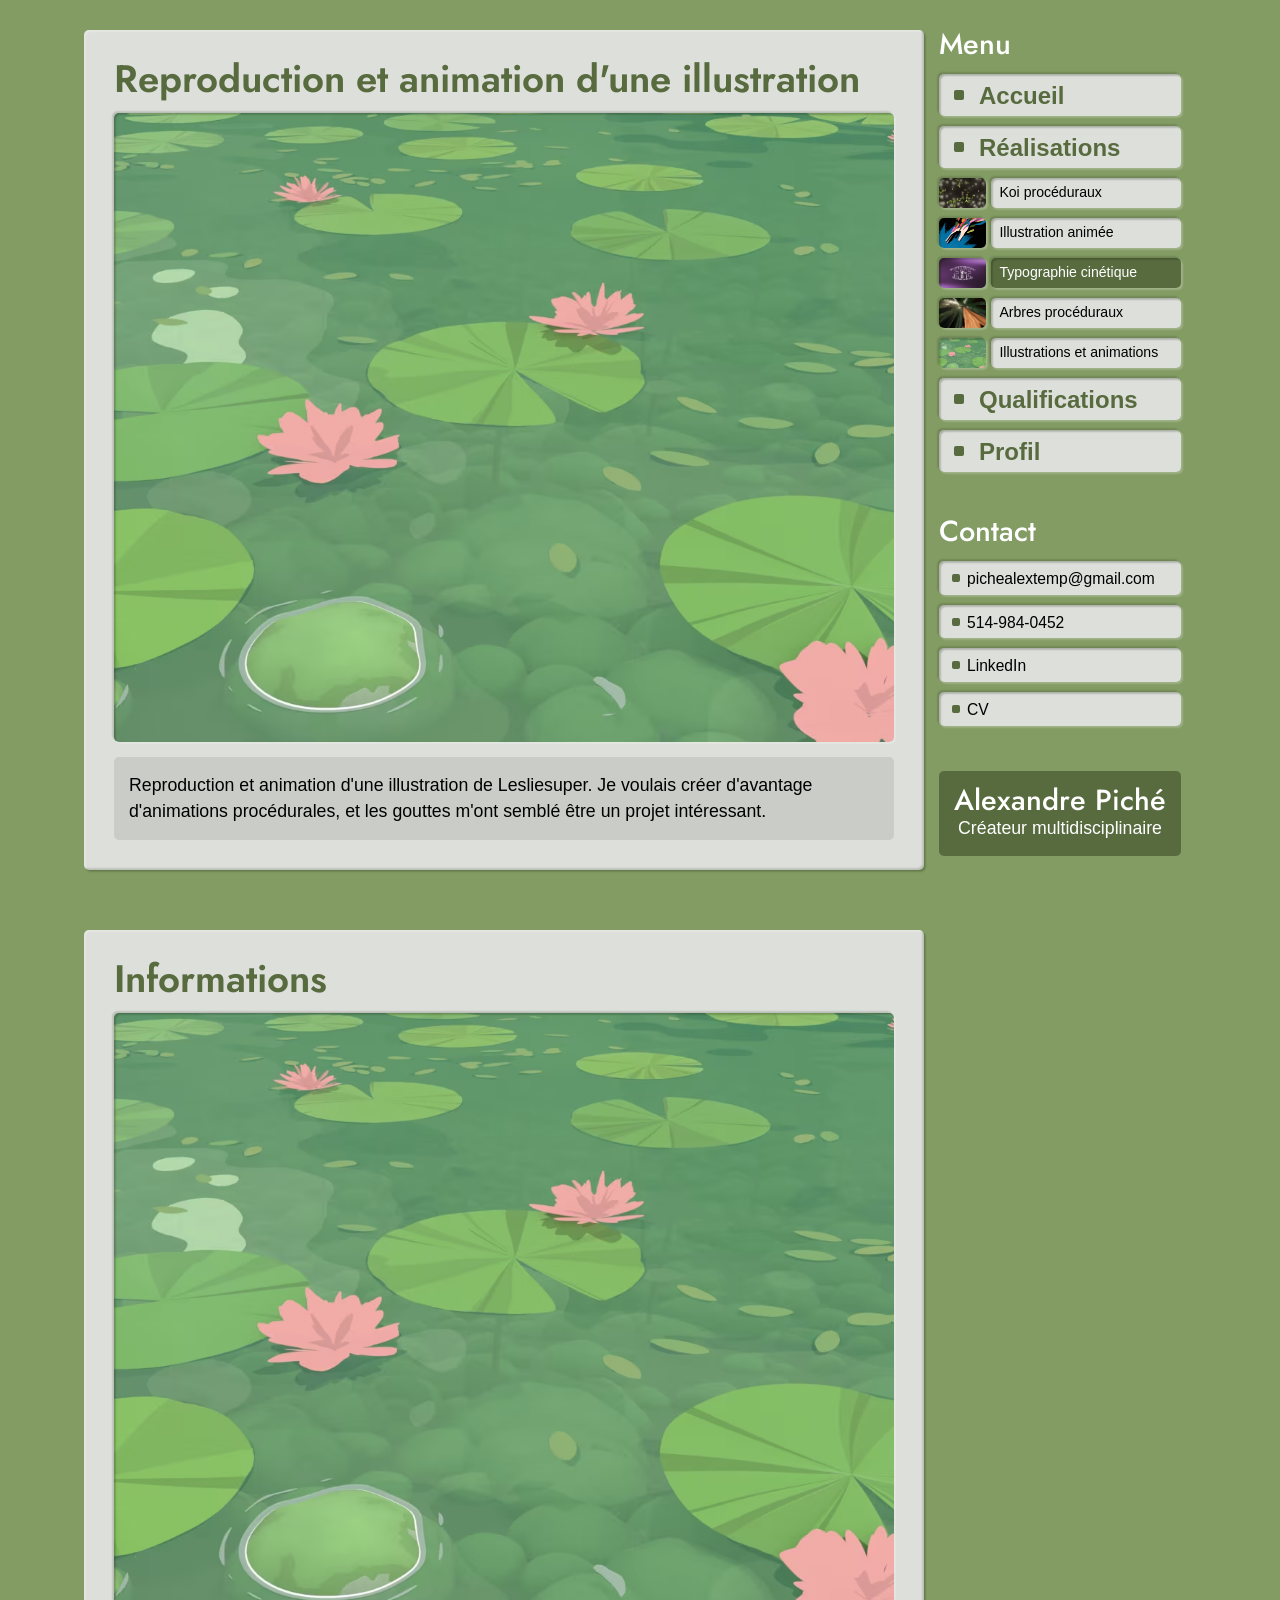
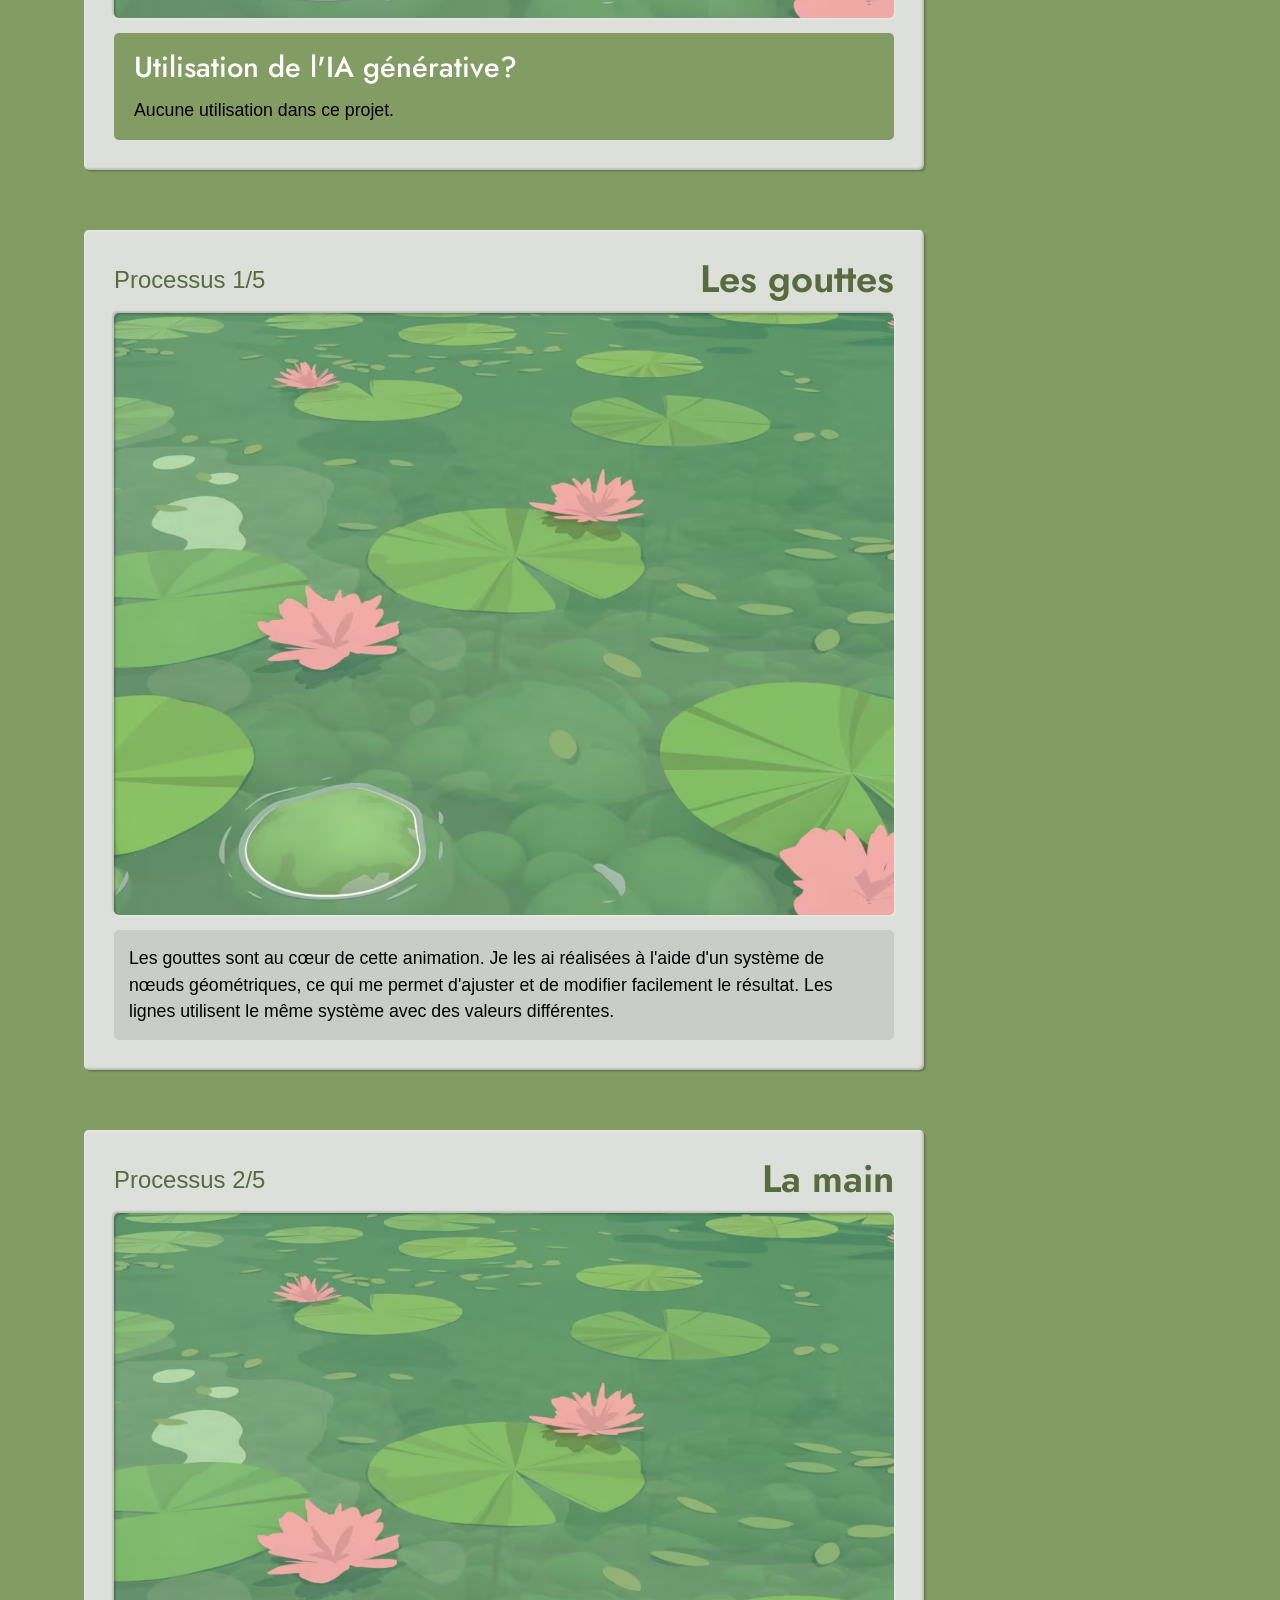
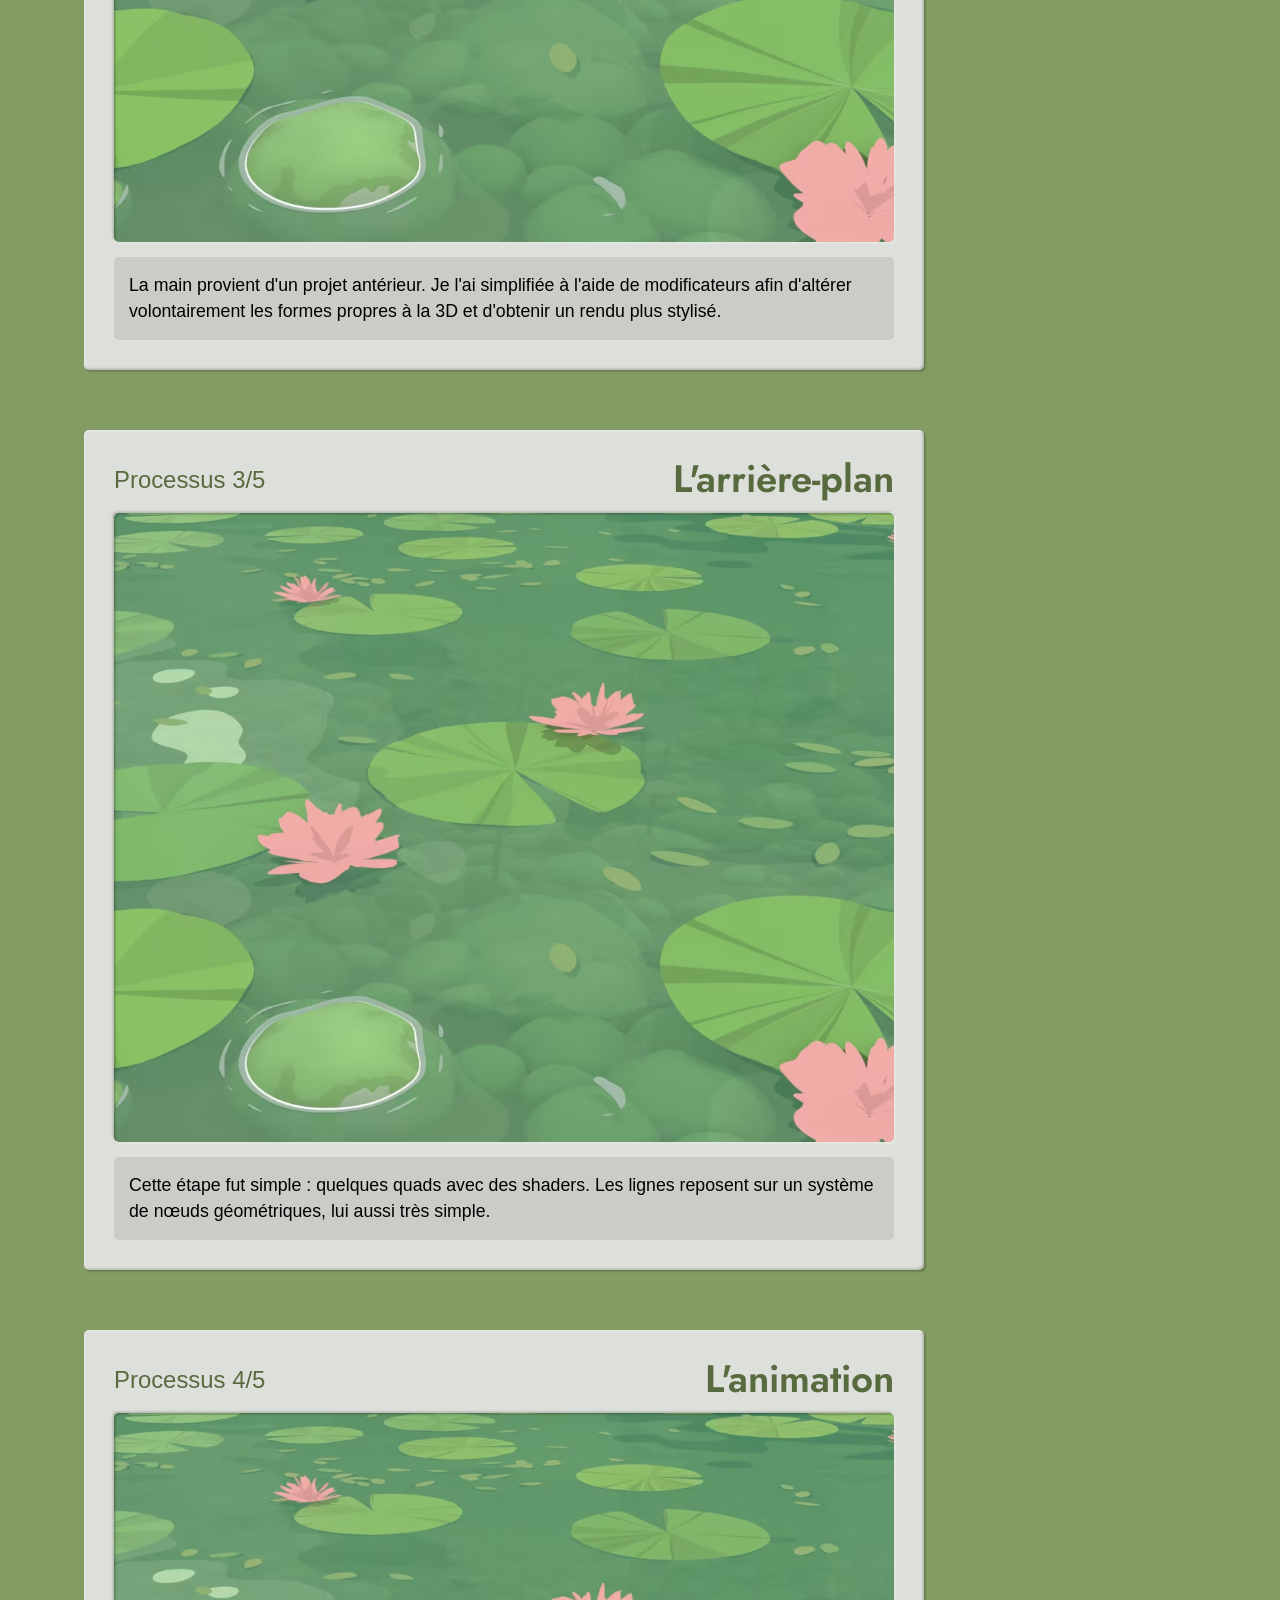
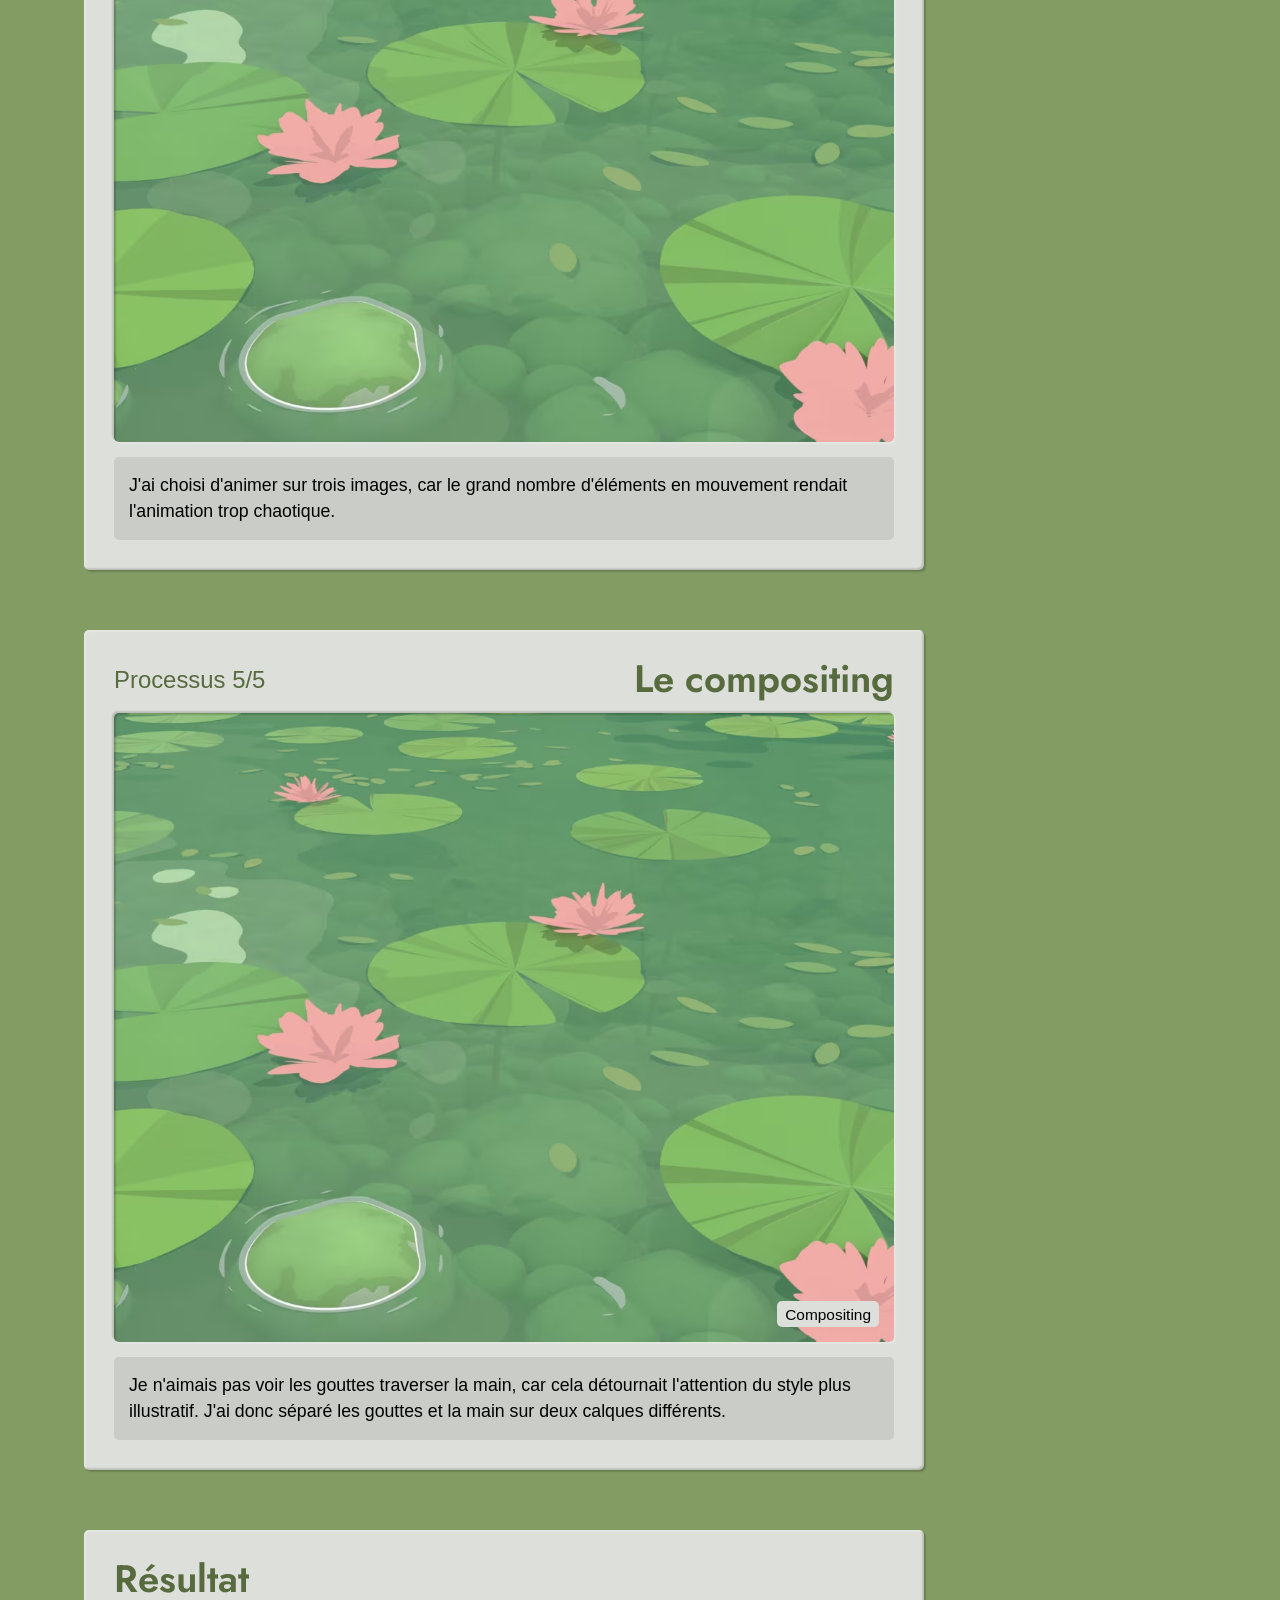
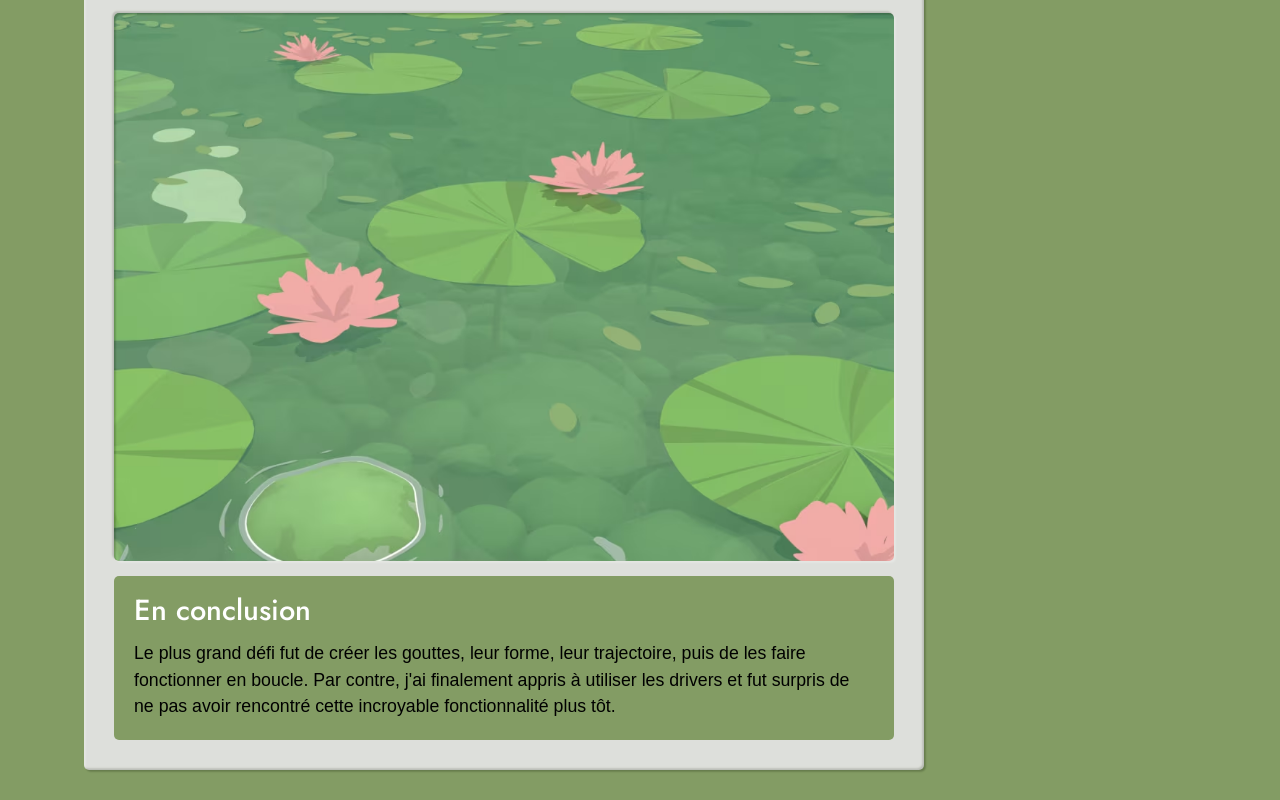
<file: 03_typo.html>
<!DOCTYPE html>
<html lang="fr">

<head>
    <meta charset="utf-8" />
    <meta name="viewport" content="width=device-width, initial-scale=1.0" />
    <title>Alexandre Piché | Portfolio</title>

    <link rel="stylesheet" href="styles/main.css" />
    <script src="scripts/main.js" defer></script>

</head>

<body>
    <div class="container">
        <header class="header">

            <div class="menu-toggle__container">
                <input type="checkbox" id="menu-toggle" name="menu-toggle" />
                <label for="menu-toggle"></label>
            </div>
            <div class="header__content">


                <nav class="nav__main">
                    <h3>Menu</h3>
                    <ul>
                        <li><a href="./index.html#home" class="button">Accueil</a></li>
                        <li><a href="./index.html#projects" class="button">Réalisations</a></li>
                        <li>
                            <ul class="nav__projects">
                                <li>
                                    <a href="./01_koi.html" title="Génération procédurale de poissons koi">
                                        <div class="img__container debossed"> <img src="./assets/images/koi.avif" alt="Koi"></div>
                                        <p class="debossed">Koi procéduraux</p>
                                    </a>
                                </li>
                                <li>
                                    <a href="./02_hand.html" title="Reproduction et animation d'une illustration">
                                        <div class="img__container debossed"> <img src="./assets/images/hand.avif" alt="Koi"></div>
                                        <p class="debossed">Illustration animée</p>
                                    </a>
                                </li>
                                <li>
                                    <a href="./03_typo.html" title="Typographie cinétique">
                                        <div class="img__container debossed"> <img src="./assets/images/kinetic_typography.avif" alt="Koi">
                                        </div>
                                        <p class="debossed">Typographie cinétique</p>
                                    </a>
                                </li>
                                <li>
                                    <a href="#" title="Génération procédurale d'arbres">
                                        <div class="img__container debossed"> <img src="./assets/images/forest.avif" alt="Koi"></div>
                                        <p class="debossed">Arbres procéduraux</p>
                                    </a>
                                </li>
                                <li>
                                    <a href="#" title="Collection d'illustrations et animations">
                                        <div class="img__container debossed"> <img src="./assets/images/lilypads.avif" alt="Koi"></div>
                                        <p class="debossed">Illustrations et animations</p>
                                    </a>
                                </li>
                            </ul>
                        </li>
                        <li><a href="./index.html#about" class="button">Qualifications</a></li>
                        <li><a href="./index.html#video" class="button">Profil</a></li>
                    </ul>
                </nav>

                <nav class="nav__links">
                    <h3>Contact</h3>
                    <ul>
                        <li><a class="button" href="mailto:pichealextemp@gmail.com">pichealextemp@gmail.com</a></li>
                        <li><a class="button" href="tel:+5149840452">514-984-0452</a></li>
                        <li><a class="button" href="https://www.linkedin.com/in/alexandre-pich%C3%A9-bb35a5306/" target="_blank">LinkedIn</a></li>
                        <li><a class="button" href="#">CV</a></li>
                    </ul>
                </nav>

                <div class="surface-sm">
                    <h3>Alexandre Piché</h3>
                    <!-- <p class="subtitle">Alexandre Piché</p> -->
                    <p>Créateur multidisciplinaire</p>
                </div>

            </div>

        </header>


        <div class="main">



            <section class="square surface embossed flex-column">

                <h2>Reproduction et animation d'une illustration</h2>
                <div class="img__container debossed">
                    <img src="./assets/images/lilypads.avif" alt="Hero">
                </div>

                <div class="surface-sm">
                    <p>Reproduction et animation d'une illustration de Lesliesuper. Je voulais créer d'avantage
                        d'animations procédurales, et les gouttes m'ont semblé être un projet intéressant.</p>
                </div>

            </section>

            <section class="square surface embossed flex-column">

                <h2>Informations</h2>
                <div class="img__container debossed">
                    <img src="./assets/images/lilypads.avif" alt="Hero">
                </div>

                <div class="subdivision">
                    <h3>Utilisation de l'IA générative?</h3>
                    <p>Aucune utilisation dans ce projet.</p>
                </div>

            </section>

            <section class="square surface embossed flex-column">

                <div class="flex-row flex-space-between">
                    <p class="subtitle">Processus 1/5</p>
                    <h2>Les gouttes</h2>
                </div>
                <div class="img__container debossed grow">
                    <img src="./assets/images/lilypads.avif" alt="Hero">
                </div>

                <div class="surface-sm">
                    <p>Les gouttes sont au cœur de cette animation. Je les ai réalisées à l'aide d'un système de nœuds géométriques,
                        ce qui me permet d'ajuster et de modifier facilement le résultat. Les lignes utilisent le même système avec
                        des valeurs différentes.</p>
                </div>

            </section>

            <section class="square surface embossed flex-column">

                <div class="flex-row flex-space-between">
                    <p class="subtitle">Processus 2/5</p>
                    <h2>La main</h2>
                </div>
                <div class="img__container debossed grow">
                    <img src="./assets/images/lilypads.avif" alt="Hero">
                </div>

                <div class="surface-sm">
                    <p>La main provient d'un projet antérieur. Je l'ai simplifiée à l'aide de modificateurs afin d'altérer
                        volontairement les formes propres à la 3D et d'obtenir un rendu plus stylisé.</p>
                </div>

            </section>


            <section class="square surface embossed flex-column">

                <div class="flex-row flex-space-between">
                    <p class="subtitle">Processus 3/5</p>
                    <h2>L'arrière-plan</h2>
                </div>
                <div class="img__container debossed grow">
                    <img src="./assets/images/lilypads.avif" alt="Hero">
                </div>

                <div class="surface-sm">
                    <p>Cette étape fut simple : quelques quads avec des shaders. Les lignes reposent sur un système de nœuds
                        géométriques, lui aussi très simple.</p>
                </div>

            </section>

            <section class="square surface embossed flex-column">

                <div class="flex-row flex-space-between">
                    <p class="subtitle">Processus 4/5</p>
                    <h2>L'animation</h2>
                </div>
                <div class="img__container debossed grow">
                    <img src="./assets/images/lilypads.avif" alt="Hero">
                </div>

                <div class="surface-sm">
                    <p>J'ai choisi d'animer sur trois images, car le grand nombre d'éléments en mouvement rendait l'animation trop
                        chaotique.</p>
                </div>

            </section>


            <section class="square surface embossed flex-column">

                <div class="flex-row flex-space-between">
                    <p class="subtitle">Processus 5/5</p>
                    <h2>Le compositing</h2>
                </div>
                <div class="img__container debossed grow">
                    <img src="./assets/images/lilypads.avif" alt="Hero">
                    <p class="legend">Compositing</p>
                </div>

                <div class="surface-sm">
                    <p>Je n'aimais pas voir les gouttes traverser la main, car cela détournait l'attention du style plus
                        illustratif. J'ai donc séparé les gouttes et la main sur deux calques différents.</p>
                </div>

            </section>

            <section class="square surface embossed flex-column">

                <h2>Résultat</h2>

                <div class="img__container debossed grow">
                    <img src="./assets/images/lilypads.avif" alt="Hero">
                </div>

                <div class="subdivision">
                    <h3>En conclusion</h3>
                    <p>Le plus grand défi fut de créer les gouttes, leur forme, leur trajectoire, puis de les faire fonctionner en
                        boucle. Par contre, j'ai finalement appris à utiliser les drivers et fut surpris de ne pas avoir rencontré
                        cette incroyable fonctionnalité plus tôt.</p>
                </div>

            </section>

        </div>
    </div>
</body>

</html>
</file>
<file: styles/main.css>
@charset "UTF-8";
@import url("https://fonts.googleapis.com/css2?family=Google+Sans+Flex:opsz,wght,GRAD,ROND@6..144,1..1000,100,100&family=Jost:wght@100..900&display=swap");
/* ==========================================================================
   cover / tools
   ========================================================================== */
/* ==========================================================================
   cover / typo
   ========================================================================== */
/* ==========================================================================
   COLORS / SETTINGS
   ========================================================================== */
:root {
  --hue: 128;
  --color-white: oklch(1 0 0);
  --color-black: oklch(0 0 0);
  --color-primary: oklch(0.5 0.07 var(--hue));
  --color-dark: oklch(0.38 0.038 var(--hue));
  --color-bg: oklch(0.66 0.084 var(--hue));
  --color-bg-2: oklch(0.845 0.01 var(--hue));
  --color-surface: oklch(0.90 0.006 var(--hue));
  --shadow-str: .24;
  --shadow-str-light: calc(var(--shadow-str) * 0.7);
  --color-shadow: oklch(0.17 0.048 var(--hue) / var(--shadow-str));
  --color-shadow-light: oklch(0.17 0.048 var(--hue) / var(--shadow-str-light));
  --color-highlight: oklch(1 0 0 / var(--shadow-str));
  --color-highlight-light: oklch(1 0 0 / var(--shadow-str-light));
}

::-moz-selection {
  color: var(--color-white);
  background-color: var(--color-dark);
}

::selection {
  color: var(--color-white);
  background-color: var(--color-dark);
}

/* ==========================================================================
   DIMENSIONS / SETTINGS
   ========================================================================== */
:root {
  --spacing-1x: 5px;
  --spacing-1x-5: 8px;
  --spacing-2x: 10px;
  --spacing-3x: 15px;
  --spacing-4x: 20px;
  --spacing-6x: 30px;
  --spacing-9x: 45px;
  --spacing-12x: 60px;
  --padding: var(--spacing-6x);
  --padding-2x: calc(var(--padding) * 2);
  --padding-dynamic: var(--padding);
  --gap: var(--spacing-3x);
}
@media (width < 768px) {
  :root {
    --gap: 10px;
  }
}
@media (width < 450px) {
  :root {
    --gap: 7.5px;
  }
}

/*! normalize.css v8.0.1 | MIT License | github.com/necolas/normalize.css */
/* Document
   ========================================================================== */
/**
 * 1. Correct the line height in all browsers.
 * 2. Prevent adjustments of font size after orientation changes in iOS.
 */
html {
  line-height: 1.15; /* 1 */
  -webkit-text-size-adjust: 100%; /* 2 */
}

/* Sections
   ========================================================================== */
/**
 * Remove the margin in all browsers.
 */
body {
  margin: 0;
}

/**
 * Render the `main` element consistently in IE.
 */
main {
  display: block;
}

/**
 * Correct the font size and margin on `h1` elements within `section` and
 * `article` contexts in Chrome, Firefox, and Safari.
 */
h1 {
  font-size: 2em;
  margin: 0.67em 0;
}

/* Grouping content
   ========================================================================== */
/**
 * 1. Add the correct box sizing in Firefox.
 * 2. Show the overflow in Edge and IE.
 */
hr {
  box-sizing: content-box; /* 1 */
  height: 0; /* 1 */
  overflow: visible; /* 2 */
}

/**
 * 1. Correct the inheritance and scaling of font size in all browsers.
 * 2. Correct the odd `em` font sizing in all browsers.
 */
pre {
  font-family: monospace, monospace; /* 1 */
  font-size: 1em; /* 2 */
}

/* Text-level semantics
   ========================================================================== */
/**
 * Remove the gray background on active links in IE 10.
 */
a {
  background-color: transparent;
}

/**
 * 1. Remove the bottom border in Chrome 57-
 * 2. Add the correct text decoration in Chrome, Edge, IE, Opera, and Safari.
 */
abbr[title] {
  border-bottom: none; /* 1 */
  text-decoration: underline; /* 2 */
  -webkit-text-decoration: underline dotted;
          text-decoration: underline dotted; /* 2 */
}

/**
 * Add the correct font weight in Chrome, Edge, and Safari.
 */
b,
strong {
  font-weight: bolder;
}

/**
 * 1. Correct the inheritance and scaling of font size in all browsers.
 * 2. Correct the odd `em` font sizing in all browsers.
 */
code,
kbd,
samp {
  font-family: monospace, monospace; /* 1 */
  font-size: 1em; /* 2 */
}

/**
 * Add the correct font size in all browsers.
 */
small {
  font-size: 80%;
}

/**
 * Prevent `sub` and `sup` elements from affecting the line height in
 * all browsers.
 */
sub,
sup {
  font-size: 75%;
  line-height: 0;
  position: relative;
  vertical-align: baseline;
}

sub {
  bottom: -0.25em;
}

sup {
  top: -0.5em;
}

/* Embedded content
   ========================================================================== */
/**
 * Remove the border on images inside links in IE 10.
 */
img {
  border-style: none;
}

/* Forms
   ========================================================================== */
/**
 * 1. Change the font styles in all browsers.
 * 2. Remove the margin in Firefox and Safari.
 */
button,
input,
optgroup,
select,
textarea {
  font-family: inherit; /* 1 */
  font-size: 100%; /* 1 */
  line-height: 1.15; /* 1 */
  margin: 0; /* 2 */
}

/**
 * Show the overflow in IE.
 * 1. Show the overflow in Edge.
 */
button,
input { /* 1 */
  overflow: visible;
}

/**
 * Remove the inheritance of text transform in Edge, Firefox, and IE.
 * 1. Remove the inheritance of text transform in Firefox.
 */
button,
select { /* 1 */
  text-transform: none;
}

/**
 * Correct the inability to style clickable types in iOS and Safari.
 */
button,
[type=button],
[type=reset],
[type=submit] {
  -webkit-appearance: button;
}

/**
 * Remove the inner border and padding in Firefox.
 */
button::-moz-focus-inner,
[type=button]::-moz-focus-inner,
[type=reset]::-moz-focus-inner,
[type=submit]::-moz-focus-inner {
  border-style: none;
  padding: 0;
}

/**
 * Restore the focus styles unset by the previous rule.
 */
button:-moz-focusring,
[type=button]:-moz-focusring,
[type=reset]:-moz-focusring,
[type=submit]:-moz-focusring {
  outline: 1px dotted ButtonText;
}

/**
 * Correct the padding in Firefox.
 */
fieldset {
  padding: 0.35em 0.75em 0.625em;
}

/**
 * 1. Correct the text wrapping in Edge and IE.
 * 2. Correct the color inheritance from `fieldset` elements in IE.
 * 3. Remove the padding so developers are not caught out when they zero out
 *    `fieldset` elements in all browsers.
 */
legend {
  box-sizing: border-box; /* 1 */
  color: inherit; /* 2 */
  display: table; /* 1 */
  max-width: 100%; /* 1 */
  padding: 0; /* 3 */
  white-space: normal; /* 1 */
}

/**
 * Add the correct vertical alignment in Chrome, Firefox, and Opera.
 */
progress {
  vertical-align: baseline;
}

/**
 * Remove the default vertical scrollbar in IE 10+.
 */
textarea {
  overflow: auto;
}

/**
 * 1. Add the correct box sizing in IE 10.
 * 2. Remove the padding in IE 10.
 */
[type=checkbox],
[type=radio] {
  box-sizing: border-box; /* 1 */
  padding: 0; /* 2 */
}

/**
 * Correct the cursor style of increment and decrement buttons in Chrome.
 */
[type=number]::-webkit-inner-spin-button,
[type=number]::-webkit-outer-spin-button {
  height: auto;
}

/**
 * 1. Correct the odd appearance in Chrome and Safari.
 * 2. Correct the outline style in Safari.
 */
[type=search] {
  -webkit-appearance: textfield; /* 1 */
  outline-offset: -2px; /* 2 */
}

/**
 * Remove the inner padding in Chrome and Safari on macOS.
 */
[type=search]::-webkit-search-decoration {
  -webkit-appearance: none;
}

/**
 * 1. Correct the inability to style clickable types in iOS and Safari.
 * 2. Change font properties to `inherit` in Safari.
 */
::-webkit-file-upload-button {
  -webkit-appearance: button; /* 1 */
  font: inherit; /* 2 */
}

/* Interactive
   ========================================================================== */
/*
 * Add the correct display in Edge, IE 10+, and Firefox.
 */
details {
  display: block;
}

/*
 * Add the correct display in all browsers.
 */
summary {
  display: list-item;
}

/* Misc
   ========================================================================== */
/**
 * Add the correct display in IE 10+.
 */
template {
  display: none;
}

/**
 * Add the correct display in IE 10.
 */
[hidden] {
  display: none;
}

/* ==========================================================================
   RESET / GENERIC
   ========================================================================== */
html {
  box-sizing: border-box;
}

*,
*:before,
*:after {
  box-sizing: inherit;
}

img {
  max-width: 100%;
}

.tt {
  align-items: center;
  color: var(--color-black);
  display: flex;
  height: 100vh;
  font: 800 75px/1.5 helvetica, sans-serif;
  justify-content: center;
  position: fixed;
  left: 0;
  margin: 0;
  top: 0;
  width: 100vw;
}

html {
  scroll-behavior: smooth;
}

/* ==========================================================================
   BODY / ELEMENT
   Le body permet d'initialiser les propriétés générales de la page.
   Les éléments de la page vont hérités des propriétés inscrite dans body
   ========================================================================== */
body {
  font-family: var(--font-primary);
  font-size: var(--font-size-content);
  color: var(--color-black);
  background-color: var(--color-bg);
}

/* ==========================================================================
   HEADINGS / ELEMENT
   ========================================================================== */
:root {
  --font-primary: "Google Sans Flex", sans-serif;
  --font-secondary: 'Jost', sans-serif;
}

h1,
h2,
h3,
h4,
h5,
h6 {
  font-family: var(--font-secondary);
  line-height: 1;
  margin: 0;
}

h1 {
  color: var(--color-primary);
  font-size: clamp(2.19rem, 3.65vw + 1.09rem, 4.38rem);
  font-weight: 800;
  letter-spacing: 6%;
  text-transform: uppercase;
  margin: 0;
  margin-top: var(--spacing-3x);
}

h2 {
  color: var(--color-primary);
  font-size: clamp(1.88rem, 1.04vw + 1.56rem, 2.5rem);
  font-family: var(--font-secondary);
  font-weight: 600;
  letter-spacing: 1%;
}

h3 {
  color: var(--color-white);
  font-size: clamp(1.5rem, 0.63vw + 1.31rem, 1.88rem);
  font-family: var(--font-secondary);
  font-weight: 500;
  letter-spacing: 1%;
  margin-bottom: var(--gap);
}

a,
li,
div,
span,
p {
  margin: 0;
  color: var(--color-black);
  font-size: clamp(1rem, 0.21vw + 0.94rem, 1.13rem);
  letter-spacing: 1%;
  font-weight: 500;
  line-height: 1.5;
}

.subtitle {
  font-size: clamp(1.13rem, 0.73vw + 0.91rem, 1.56rem);
  color: var(--color-primary);
  font-weight: 400;
  letter-spacing: 12%;
  text-transform: capitalize;
}

.project_title {
  font-size: clamp(1rem, 0.83vw + 0.75rem, 1.5rem);
  font-weight: 700;
  color: var(--color-black);
}

.small {
  font-size: clamp(0.88rem, 0.42vw + 0.75rem, 1.13rem);
}

/* ==========================================================================
   LINKS / ELEMENTS
   Style de base de tous les liens et bouton du site
   ========================================================================== */
a {
  font-weight: 600;
  letter-spacing: 5%;
  line-height: 1;
  transition: color 0.1s ease-out, background-color 0.1s ease-out;
}

a::before,
a * {
  transition: color 0.1s ease-out, background-color 0.1s ease-out;
}

.link:hover {
  color: var(--color-primary);
}

.button {
  color: var(--color-primary);
  background-color: var(--color-surface);
  text-decoration: none;
}
.button:hover {
  background-color: var(--color-white);
  color: var(--color-bg);
}
.button:hover::before {
  background-color: var(--color-bg);
}

.button.active {
  background-color: var(--color-primary);
  color: var(--color-white);
}
.button.active::before {
  background-color: var(--color-white);
}

p > a {
  text-decoration: none;
  color: var(--color-primary);
}

/* ==========================================================================
   WRAPPER / ELEMENT
   ========================================================================== */
.wrapper {
  max-width: 1024px;
  width: calc(100% - var(--spacing-md));
  margin: 0 auto;
}

ul {
  padding: 0;
  margin: 0;
  list-style-type: none;
  display: flex;
  flex-direction: column;
  gap: var(--spacing-1x);
}

:not(nav) > ul li {
  --square-size: var(--spacing-1x-5);
  padding-left: calc(var(--square-size) + var(--spacing-2x));
  position: relative;
}
:not(nav) > ul li::before {
  content: "";
  left: 0;
  top: 50%;
  transform: translateY(-50%);
  position: absolute;
  width: var(--square-size);
  height: var(--square-size);
  background-color: var(--color-primary);
  border-radius: 2px;
}
:not(nav) > ul li:has(a)::before {
  display: none;
}

@media (width < 768px) {
  ul {
    gap: 0;
  }
}
.container {
  padding: var(--padding-dynamic);
  min-height: 100vh;
  display: flex;
  justify-content: center;
}

.main {
  min-height: 100vh;
  max-width: calc(100vh - var(--padding-2x));
  display: flex;
  flex-direction: column;
  gap: var(--padding-2x);
}

.square {
  flex-grow: 1;
  height: calc(100vh - var(--padding-2x));
  width: 100%;
  display: flex;
  flex-direction: column;
  scroll-margin-top: var(--padding);
}

.surface {
  padding: var(--spacing-6x);
  background-color: var(--color-surface);
}

.surface-sm {
  padding: var(--spacing-3x);
  background-color: var(--color-bg-2);
}

.surface-xs {
  padding: var(--spacing-2x) var(--spacing-3x);
  background-color: var(--color-bg-2);
}

.subdivision {
  background-color: var(--color-bg);
  padding: var(--spacing-4x);
  min-height: 0;
}

.visit {
  pointer-events: none;
  font-size: clamp(1rem, 0.42vw + 0.88rem, 1.25rem);
  font-weight: 600;
  color: var(--color-black);
  background-color: var(--color-surface);
  padding: var(--spacing-1x) var(--spacing-2x);
  aspect-ratio: 1;
  width: -moz-fit-content;
  width: fit-content;
  position: absolute !important;
  bottom: var(--spacing-3x);
  right: var(--spacing-3x);
  line-height: 1;
  transition: all 0.1s ease-out;
}

@media (width < 768px) {
  .container {
    --padding-dynamic: 0;
  }
  .square {
    height: 100vh;
    scroll-margin-top: initial;
  }
  .subdivision {
    padding: var(--spacing-3x);
  }
}
.flex-column {
  display: flex;
  flex-direction: column;
  gap: var(--gap);
  min-height: 0;
}

.flex-row {
  display: flex;
  flex-direction: row;
  gap: var(--gap);
  min-width: 0;
}

.grow {
  flex: 1;
  min-height: 0;
}

.grow-2,
.img__container.grow-2 {
  flex: 2;
}

.flex-space-between {
  justify-content: space-between;
  align-items: end;
}

@media (width < 768px) {
  .sm-column {
    flex-direction: column;
  }
  .sm-row {
    flex-direction: row;
  }
}
.nowrap {
  text-wrap: nowrap;
}

header {
  order: 1;
}

.header__content {
  background-color: var(--color-bg);
  top: var(--spacing-6x);
  position: sticky;
  display: flex;
  flex-direction: column;
  gap: var(--spacing-9x);
  overflow-y: scroll;
  padding: 0 var(--spacing-3x);
}
.header__content::-webkit-scrollbar-thumb {
  background-color: blue;
  border-radius: red;
}
.header__content::-webkit-scrollbar-track {
  background-color: transparent;
}
.header__content::-webkit-scrollbar {
  width: 0;
  height: 0;
  background-color: transparent;
}

.nav__links,
.nav__main {
  --square-size: var(--spacing-2x);
}
.nav__links ul,
.nav__main ul {
  pointer-events: initial;
  gap: var(--spacing-2x);
}
.nav__links a::before,
.nav__main a::before {
  content: "";
  top: 50%;
  left: var(--spacing-3x);
  transform: translateY(-50%);
  position: absolute;
  display: inline-block;
  width: var(--square-size);
  height: var(--square-size);
  background-color: var(--color-primary);
  border-radius: 2px;
}
.nav__links a,
.nav__main a {
  display: block;
  padding: var(--spacing-2x) var(--spacing-3x) var(--spacing-1x-5) calc(var(--square-size) + var(--spacing-6x));
  font-size: 1.5rem;
  text-wrap: nowrap;
}
.nav__links a.current,
.nav__main a.current {
  color: var(--color-bg);
  background-color: var(--color-primary);
}
.nav__links a.current::before,
.nav__main a.current::before {
  background-color: var(--color-bg);
}
.nav__links a.current::after,
.nav__main a.current::after {
  display: none;
}

.nav__links a {
  color: var(--color-black);
  font-size: clamp(0.88rem, 0.21vw + 0.81rem, 1rem);
  font-weight: 500;
  --square-size: var(--spacing-1x-5);
  padding-left: calc(var(--square-size) + var(--spacing-4x));
}
.nav__links a:hover {
  color: var(--color-primary);
}
.nav__links a::before {
  left: calc(var(--square-size) + var(--spacing-1x));
  background-color: var(--color-primary);
}

.header .surface-sm {
  background-color: var(--color-primary);
  text-align: center;
}
.header .surface-sm h3 {
  margin-bottom: 0;
}
.header .surface-sm p {
  color: var(--color-white);
  font-weight: 100;
  letter-spacing: 6%;
}

.menu-toggle__container {
  display: none;
  position: fixed;
  top: var(--spacing-6x);
  right: var(--spacing-6x);
  z-index: 20;
}
.menu-toggle__container input {
  position: absolute;
  z-index: -1;
  opacity: 0;
}
.menu-toggle__container input:focus-visible + label::after {
  outline: 2px solid var(--color-white);
  outline-offset: 4px;
}
.menu-toggle__container label::after {
  content: "Menu";
  background-color: var(--color-primary);
  color: var(--color-white);
  border-radius: var(--border-radius);
  box-shadow: var(--embossed);
  padding: 0 var(--spacing-2x);
  font-size: clamp(1rem, 0.42vw + 0.88rem, 1.25rem);
  transition: all 0.1s ease-out;
}
.menu-toggle__container label:hover::after {
  cursor: pointer;
  background-color: var(--color-white);
  color: var(--color-bg);
}
.menu-toggle__container input:checked + label::after {
  content: "Fermer";
  box-shadow: var(--debossed);
}
.menu-toggle__container input:checked + label:hover::after {
  box-shadow: var(--embossed);
}

@media (width < 1024px) {
  .container {
    gap: 0;
  }
  .header__content {
    position: fixed;
    height: 100%;
    top: 0;
    right: 0;
    z-index: 10;
    padding: var(--padding);
    box-shadow: 0 0 var(--spacing-9x) 0 var(--color-shadow), var(--embossed);
  }
  .menu-toggle__container {
    display: block;
  }
  header:has(.menu-toggle__container input:not(:checked)) .header__content {
    display: none;
  }
}
@media (width < 350px) {
  .header__content {
    width: 100%;
  }
}
li:has(> .nav__projects) {
  contain: inline-size;
}

.nav__projects li {
  padding: 0;
}
.nav__projects .img__container {
  aspect-ratio: 16/9;
  height: 100%;
  width: 100%;
  min-height: 0;
  min-width: 0;
}
.nav__projects a {
  display: grid;
  grid-template-columns: 1fr 4fr;
  gap: var(--spacing-1x);
  align-items: center;
  padding: 0;
  text-decoration: none;
  height: var(--spacing-6x);
}
.nav__projects a::before {
  display: none;
}
.nav__projects p {
  display: flex;
  align-items: center;
  font-size: 0.88rem;
  background-color: var(--color-surface);
  border-radius: var(--border-radius);
  width: 100%;
  height: 100%;
  padding: 0 var(--spacing-1x-5);
}
.nav__projects p:hover {
  background-color: var(--color-white);
  color: var(--color-bg);
}
.nav__projects a.active p {
  background-color: var(--color-primary);
  color: var(--color-white);
}

.img__container {
  flex-grow: 1;
  min-height: 0;
  min-width: 0;
  display: flex;
}
.img__container p.surface {
  position: absolute;
  top: var(--spacing-6x);
  right: var(--spacing-6x);
  padding: var(--spacing-2x) var(--spacing-3x);
  width: -moz-fit-content;
  width: fit-content;
  max-width: 50%;
}
.img__container p.surface.bottom-right {
  top: initial;
  right: var(--spacing-6x);
  bottom: var(--spacing-6x);
}
.img__container p.legend {
  position: absolute;
  width: -moz-fit-content;
  width: fit-content;
  max-width: calc(100% - var(--spacing-6x));
  font-size: clamp(0.75rem, 0.42vw + 0.63rem, 1rem);
  bottom: var(--spacing-3x);
  right: var(--spacing-3x);
  padding: 2px var(--spacing-1x-5) 1px;
  background-color: var(--color-surface);
  border-radius: var(--border-radius);
}

@media (width < 768px) {
  .img__container p.surface {
    max-width: calc(100% - var(--spacing-6x) * 2);
  }
}
img {
  display: block;
  width: 100%;
  height: 100%;
  -o-object-fit: cover;
     object-fit: cover;
}

.software__container {
  display: flex;
  gap: var(--gap);
}
.software__container div {
  flex-grow: 1;
  aspect-ratio: 1;
  background-color: var(--color-bg-2);
  display: flex;
  justify-content: center;
  align-items: center;
  padding: var(--spacing-2x);
}

.about img {
  -o-object-position: 30% 10%;
     object-position: 30% 10%;
}

@media (width < 768px) {
  .software__container div {
    padding: var(--spacing-1x);
  }
}
.projects a {
  text-decoration: none;
}
.projects .subdivision {
  padding: var(--spacing-3x);
  background-color: var(--color-bg-2);
  gap: var(--spacing-1x);
}

.project {
  display: grid;
  grid-template-columns: 1.5fr 3fr;
  gap: var(--gap);
  min-width: 0;
  min-height: 0;
  background-color: transparent;
}
.project .img__container img {
  aspect-ratio: 16/9;
}
.project:hover * {
  color: var(--color-primary);
}
.project:hover .visit {
  background-color: var(--color-white);
}

.tags {
  display: flex;
  gap: var(--spacing-2x);
  flex-wrap: wrap;
}
.tags span {
  font-weight: 400;
  color: var(--color-black);
  padding: 0 var(--spacing-1x-5);
  background-color: var(--color-surface);
  border-radius: var(--border-radius);
  font-size: clamp(0.88rem, 0.21vw + 0.81rem, 1rem);
}

@media (width < 768px) {
  .tags span {
    display: none;
  }
  .project_title {
    font-weight: 600;
  }
  .project {
    grid-template-columns: 1fr 1fr;
  }
  .subdivision {
    gap: 0;
  }
}
.hide {
  position: absolute;
  opacity: 0;
}

section.contact {
  gap: var(--spacing-9x);
}

.contact > div {
  width: 100%;
  display: flex;
  flex-direction: column;
  padding: var(--spacing-9x);
  background-color: var(--color-surface);
}
.contact > div:first-of-type {
  flex-grow: 1;
}

.video {
  border-radius: var(--border-radius);
}

:root {
  --border-radius: var(--spacing-1x);
  --aaa: 1.75px;
  --bbb: calc(-1 * var(--aaa));
  --daa: calc(1.5 * var(--aaa));
  --dbb: calc(-1.5 * var(--aaa));
  --embossed:
      inset var(--bbb) var(--bbb) var(--aaa) 0 var(--color-shadow-light),
      inset var(--aaa) var(--aaa) var(--aaa) 0 var(--color-highlight),
      var(--aaa) var(--aaa) var(--aaa) 0 var(--color-shadow),
      var(--bbb) var(--bbb) var(--aaa) 0 transparent,
      var(--aaa) var(--aaa) var(--aaa) 0 transparent,
      inset var(--aaa) var(--aaa) var(--aaa) 0 transparent;
  --debossed:
      inset var(--bbb) var(--bbb) var(--aaa) 0 transparent,
      inset var(--aaa) var(--aaa) var(--aaa) 0 transparent,
      var(--aaa) var(--aaa) var(--aaa) 0 transparent,
      var(--bbb) var(--bbb) var(--aaa) 0 var(--color-shadow-light),
      var(--aaa) var(--aaa) var(--aaa) 0 var(--color-highlight),
      inset var(--aaa) var(--aaa) var(--aaa) 0 var(--color-shadow);
}

.subdivision,
a,
a::after,
.surface,
li,
.img__container::after,
.img__container > img,
div,
section {
  border-radius: var(--border-radius);
}

*::after {
  transition: box-shadow 0.1s ease-out;
}

.button:hover::after {
  box-shadow: var(--embossed);
}

.embossed::after {
  box-shadow: var(--embossed);
}

.button::after,
.debossed::after {
  box-shadow: var(--debossed);
}

a:hover .debossed::after,
.button:hover .debossed::after {
  box-shadow: var(--embossed);
}

a:hover .embossed::after,
.button:hover .embossed::after {
  box-shadow: var(--debossed);
}

.button,
.embossed,
.debossed {
  position: relative;
}
.button::after,
.embossed::after,
.debossed::after {
  content: "";
  position: absolute;
  inset: 0;
  pointer-events: none;
  border-radius: var(--border-radius);
}
/*# sourceMappingURL=main.css.map */
</file>
